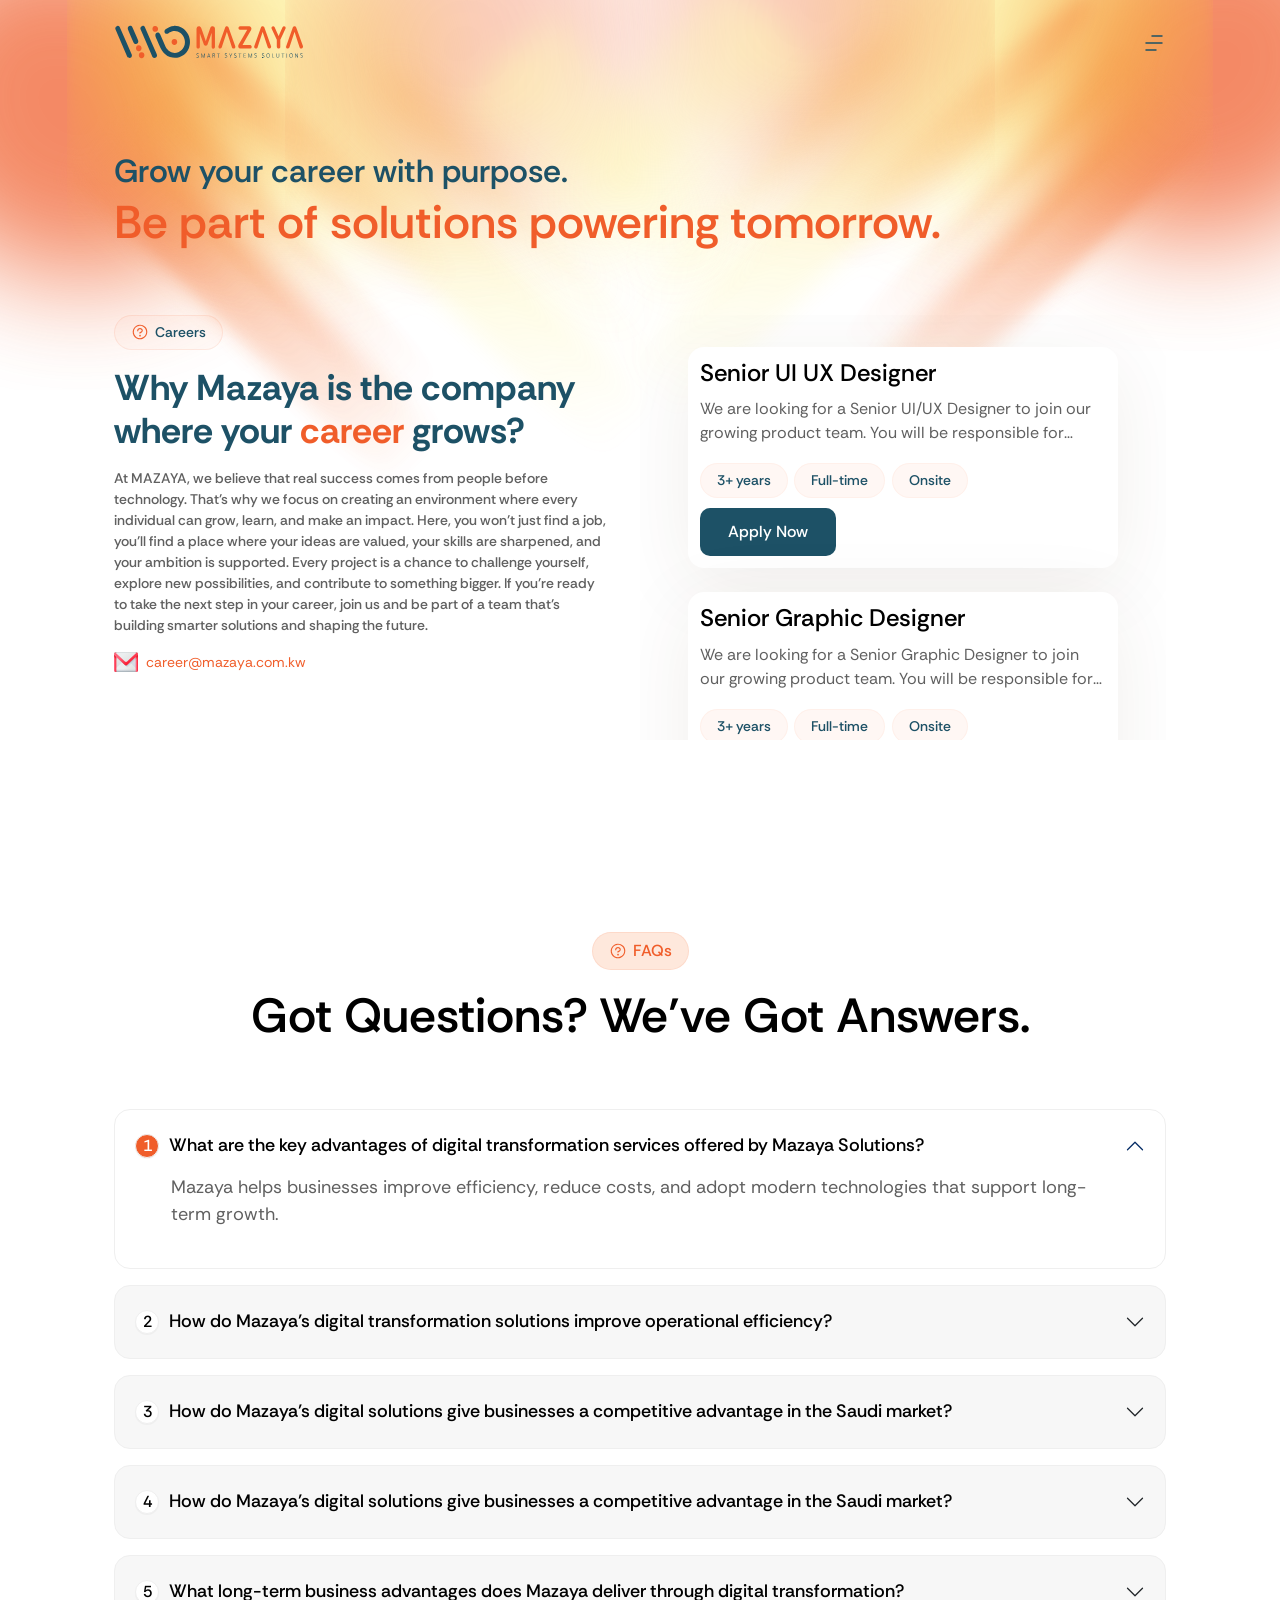
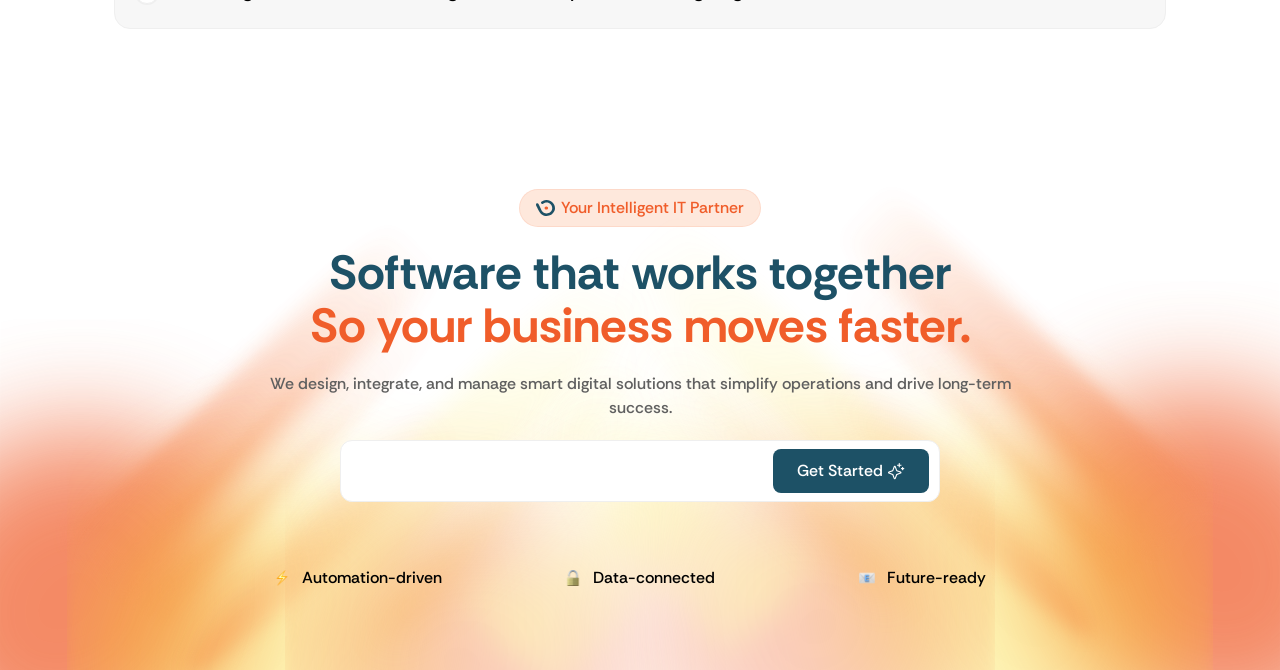
<file: carrers.html>
<!doctype html>
<html lang="en">

<head>
  <meta charset="UTF-8" />
  <meta name="viewport" content="width=device-width, initial-scale=1.0" />
  <title>Mazaya</title>

  <!-- Bootstrap Icons -->
  <link rel="stylesheet" href="https://cdn.jsdelivr.net/npm/bootstrap-icons@1.11.3/font/bootstrap-icons.min.css">
  <!-- Bootstrap5 CSS -->
  <link href="https://cdn.jsdelivr.net/npm/bootstrap@5.3.2/dist/css/bootstrap.min.css" rel="stylesheet" />
  <!-- Main Css -->
  <link rel="stylesheet" href="scss/main.css" />

</head>

<body>
  <div class="site-wrapper">
    <main class="flex-grow-1">
      <div class="bg-gradient position-absolute top-0">
        <img src="assets/images/hero_bgs.svg" class="w-100" alt="bg" />
      </div>

      <!-- Navbar -->
      <nav class="navbar">
        <div class="container">
          <a class="navbar-brand" href="#">
            <img src="assets/images/logo.svg" alt="logo_img" />
          </a>
          <button class="navbar-toggler" type="button" data-bs-toggle="collapse" data-bs-target="#navbarSupportedContent"
            aria-controls="navbarSupportedContent" aria-expanded="false" aria-label="Toggle navigation">
            <img src="assets/images/icons/menu_icon.svg" alt="menu_btn" />
          </button>

          <div class="collapse navbar-collapse" id="navbarSupportedContent">
            <!-- Menu Header for Overlay -->
            <div class="menu-header">
              <a class="navbar-brand" href="#">
                 <img src="assets/images/small-logo.svg" alt="logo_img" />
              </a>
              <button class="btn-close-custom" type="button" data-bs-toggle="collapse"
                data-bs-target="#navbarSupportedContent" aria-label="Close">
                &times;
              </button>
            </div>

            <ul class="navbar-nav">
              <li class="nav-item">
                <a class="nav-link active" aria-current="page" href="#">Home</a>
              </li>
              <li class="nav-item">
                <a class="nav-link" href="#">About Us</a>
              </li>
              <li class="nav-item">
                <a class="nav-link" aria-disabled="true">Services</a>
              </li>
              <li class="nav-item">
                <a class="nav-link" aria-disabled="true">Products</a>
              </li>
              <li class="nav-item">
                <a class="nav-link" aria-disabled="true">Contact Us</a>
              </li>
              <li class="nav-item">
                <a class="nav-link" aria-disabled="true">Blog</a>
              </li>
              <li class="nav-item">
                <a class="nav-link" aria-disabled="true">Careers</a>
              </li>
              <li class="nav-item">
                <a class="nav-link" aria-disabled="true">Document Center</a>
              </li>
            </ul>
            <div class="language-switcher">
              <span class="lang-text active">English</span>
              <span class="lang-text">Arabic</span>
            </div>
          </div>

        </div>
      </nav>

      <!-- Main Section -->
      <section class="main_page_header">
        <div class="container">
          <div class="main-text">
            <h1 class="main_title">
                Grow your career with purpose.
                <span class="subtitle-orange">Be part of solutions powering tomorrow.</span>
            </h1>
          </div>
        </div>
      </section>

      <section class="carrers-section">
        <div class="container">
           <div class="grid-2">
             <div class="small_main_text">
                <div class="badge-pill">
                <svg xmlns="http://www.w3.org/2000/svg" width="18" height="18" viewBox="0 0 18 18" fill="none">
                    <path d="M9.84375 12.6562C9.84375 12.8231 9.79427 12.9863 9.70156 13.125C9.60884 13.2638 9.47707 13.3719 9.32289 13.4358C9.16872 13.4996 8.99907 13.5163 8.8354 13.4838C8.67172 13.4512 8.52138 13.3709 8.40338 13.2529C8.28538 13.1349 8.20502 12.9845 8.17247 12.8209C8.13991 12.6572 8.15662 12.4875 8.22048 12.3334C8.28434 12.1792 8.39249 12.0474 8.53124 11.9547C8.66999 11.862 8.83313 11.8125 9 11.8125C9.22378 11.8125 9.43839 11.9014 9.59662 12.0596C9.75486 12.2179 9.84375 12.4325 9.84375 12.6562ZM9 5.0625C7.44891 5.0625 6.1875 6.19805 6.1875 7.59375V7.875C6.1875 8.02418 6.24677 8.16726 6.35226 8.27275C6.45775 8.37824 6.60082 8.4375 6.75 8.4375C6.89919 8.4375 7.04226 8.37824 7.14775 8.27275C7.25324 8.16726 7.3125 8.02418 7.3125 7.875V7.59375C7.3125 6.82031 8.06977 6.1875 9 6.1875C9.93024 6.1875 10.6875 6.82031 10.6875 7.59375C10.6875 8.36719 9.93024 9 9 9C8.85082 9 8.70775 9.05926 8.60226 9.16475C8.49677 9.27024 8.4375 9.41332 8.4375 9.5625V10.125C8.4375 10.2742 8.49677 10.4173 8.60226 10.5227C8.70775 10.6282 8.85082 10.6875 9 10.6875C9.14919 10.6875 9.29226 10.6282 9.39775 10.5227C9.50324 10.4173 9.5625 10.2742 9.5625 10.125V10.0744C10.845 9.83883 11.8125 8.81578 11.8125 7.59375C11.8125 6.19805 10.5511 5.0625 9 5.0625ZM16.3125 9C16.3125 10.4463 15.8836 11.8601 15.0801 13.0626C14.2766 14.2651 13.1346 15.2024 11.7984 15.7559C10.4622 16.3093 8.99189 16.4541 7.57341 16.172C6.15492 15.8898 4.85196 15.1934 3.82928 14.1707C2.80661 13.148 2.11017 11.8451 1.82801 10.4266C1.54586 9.00811 1.69067 7.53781 2.24413 6.20163C2.7976 4.86544 3.73486 3.72339 4.9374 2.91988C6.13993 2.11637 7.55373 1.6875 9 1.6875C10.9388 1.68955 12.7975 2.46063 14.1685 3.83154C15.5394 5.20246 16.3105 7.06123 16.3125 9ZM15.1875 9C15.1875 7.77623 14.8246 6.57994 14.1447 5.56241C13.4648 4.54488 12.4985 3.75181 11.3679 3.2835C10.2372 2.81518 8.99314 2.69264 7.79288 2.93139C6.59262 3.17014 5.49012 3.75944 4.62478 4.62478C3.75944 5.49011 3.17014 6.59262 2.93139 7.79288C2.69265 8.99314 2.81518 10.2372 3.2835 11.3679C3.75182 12.4985 4.54488 13.4648 5.56241 14.1447C6.57994 14.8246 7.77623 15.1875 9 15.1875C10.6405 15.1856 12.2132 14.5331 13.3732 13.3732C14.5331 12.2132 15.1856 10.6405 15.1875 9Z" fill="#F05D2A"/>
                </svg>
                <span> Careers </span>
                </div>

                <h1 class="main_title">
                Why Mazaya is the company where your <span class="subtitle-orange d-inline">career</span> grows?
                </h1>

                <p class="description">
                  At MAZAYA, we believe that real success comes from people before technology. That’s why we focus on creating an environment where every individual can grow, learn, and make an impact.
                  Here, you won’t just find a job, you’ll find a place where your ideas are valued, your skills are sharpened, and your ambition is supported. Every project is a chance to challenge yourself, explore new possibilities, and contribute to something bigger.
                  If you’re ready to take the next step in your career, join us and be part of a team that’s building smarter solutions and shaping the future.
                </p>
                <p class="email description">
                  <img src="assets/images/icons/email.svg" alt="email icon">
                  <span>career@mazaya.com.kw</span>
                </p>
             </div>

             <div class="jobs-vacancies">
                <!-- Job Card 1 -->
                <div class="job-card custom-card">
                    <h3 class="job-title">Senior UI UX Designer</h3>
                    <p class="job-desc">
                        We are looking for a Senior UI/UX Designer to join our growing product team. You will be responsible for leading the design o...
                    </p>
                    <div class="job-footer">
                        <div class="job-tags">
                            <span class="tag">3+ years</span>
                            <span class="tag">Full-time</span>
                            <span class="tag">Onsite</span>
                        </div>
                        <a href="#" class="btn-apply">Apply Now</a>
                    </div>
                </div>

                <!-- Job Card 2 -->
                <div class="job-card custom-card">
                    <h3 class="job-title">Senior Graphic Designer</h3>
                    <p class="job-desc">
                        We are looking for a Senior Graphic Designer to join our growing product team. You will be responsible for leading the...
                    </p>
                    <div class="job-footer">
                        <div class="job-tags">
                            <span class="tag">3+ years</span>
                            <span class="tag">Full-time</span>
                            <span class="tag">Onsite</span>
                        </div>
                        <a href="#" class="btn-apply">Apply Now</a>
                    </div>
                </div>

                <!-- Job Card 3 -->
                <div class="job-card custom-card">
                    <h3 class="job-title">Frontend Developer</h3>
                    <p class="job-desc">
                        Join our development team to build modern, responsive web applications using the latest technologies...
                    </p>
                    <div class="job-footer">
                        <div class="job-tags">
                            <span class="tag">2+ years</span>
                            <span class="tag">Full-time</span>
                            <span class="tag">Remote</span>
                        </div>
                        <a href="#" class="btn-apply">Apply Now</a>
                    </div>
                </div>
             </div>
           </div>
        </div>
      </section>

       <!-- FAQ Section -->
      <section class="faq-section">
            <div class="container">
            
            <!-- Section Header -->
            <div class="main-text">
                <div class="badge-pill">
                <svg xmlns="http://www.w3.org/2000/svg" width="18" height="18" viewBox="0 0 18 18" fill="none">
                    <path d="M9.84375 12.6562C9.84375 12.8231 9.79427 12.9863 9.70156 13.125C9.60884 13.2638 9.47707 13.3719 9.32289 13.4358C9.16872 13.4996 8.99907 13.5163 8.8354 13.4838C8.67172 13.4512 8.52138 13.3709 8.40338 13.2529C8.28538 13.1349 8.20502 12.9845 8.17247 12.8209C8.13991 12.6572 8.15662 12.4875 8.22048 12.3334C8.28434 12.1792 8.39249 12.0474 8.53124 11.9547C8.66999 11.862 8.83313 11.8125 9 11.8125C9.22378 11.8125 9.43839 11.9014 9.59662 12.0596C9.75486 12.2179 9.84375 12.4325 9.84375 12.6562ZM9 5.0625C7.44891 5.0625 6.1875 6.19805 6.1875 7.59375V7.875C6.1875 8.02418 6.24677 8.16726 6.35226 8.27275C6.45775 8.37824 6.60082 8.4375 6.75 8.4375C6.89919 8.4375 7.04226 8.37824 7.14775 8.27275C7.25324 8.16726 7.3125 8.02418 7.3125 7.875V7.59375C7.3125 6.82031 8.06977 6.1875 9 6.1875C9.93024 6.1875 10.6875 6.82031 10.6875 7.59375C10.6875 8.36719 9.93024 9 9 9C8.85082 9 8.70775 9.05926 8.60226 9.16475C8.49677 9.27024 8.4375 9.41332 8.4375 9.5625V10.125C8.4375 10.2742 8.49677 10.4173 8.60226 10.5227C8.70775 10.6282 8.85082 10.6875 9 10.6875C9.14919 10.6875 9.29226 10.6282 9.39775 10.5227C9.50324 10.4173 9.5625 10.2742 9.5625 10.125V10.0744C10.845 9.83883 11.8125 8.81578 11.8125 7.59375C11.8125 6.19805 10.5511 5.0625 9 5.0625ZM16.3125 9C16.3125 10.4463 15.8836 11.8601 15.0801 13.0626C14.2766 14.2651 13.1346 15.2024 11.7984 15.7559C10.4622 16.3093 8.99189 16.4541 7.57341 16.172C6.15492 15.8898 4.85196 15.1934 3.82928 14.1707C2.80661 13.148 2.11017 11.8451 1.82801 10.4266C1.54586 9.00811 1.69067 7.53781 2.24413 6.20163C2.7976 4.86544 3.73486 3.72339 4.9374 2.91988C6.13993 2.11637 7.55373 1.6875 9 1.6875C10.9388 1.68955 12.7975 2.46063 14.1685 3.83154C15.5394 5.20246 16.3105 7.06123 16.3125 9ZM15.1875 9C15.1875 7.77623 14.8246 6.57994 14.1447 5.56241C13.4648 4.54488 12.4985 3.75181 11.3679 3.2835C10.2372 2.81518 8.99314 2.69264 7.79288 2.93139C6.59262 3.17014 5.49012 3.75944 4.62478 4.62478C3.75944 5.49011 3.17014 6.59262 2.93139 7.79288C2.69265 8.99314 2.81518 10.2372 3.2835 11.3679C3.75182 12.4985 4.54488 13.4648 5.56241 14.1447C6.57994 14.8246 7.77623 15.1875 9 15.1875C10.6405 15.1856 12.2132 14.5331 13.3732 13.3732C14.5331 12.2132 15.1856 10.6405 15.1875 9Z" fill="#F05D2A"/>
                </svg>
                <span> FAQs </span>
                </div>

                <h1 class="main_title font-color">
                Got Questions? We’ve Got Answers.
                </h1>
            </div>

            <!-- FAQ Accordion -->
            <div class="FAQ_accordion accordion" id="accordionExample">
                <div class="accordion-item">
                <h2 class="accordion-header">
                    <div class="accordion_no">1</div>
                    <button class="accordion-button" type="button" data-bs-toggle="collapse" data-bs-target="#collapseOne" aria-expanded="true" aria-controls="collapseOne">
                    What are the key advantages of digital transformation services offered by Mazaya Solutions?
                    </button>
                </h2>
                <div id="collapseOne" class="accordion-collapse collapse show" data-bs-parent="#accordionExample">
                    <div class="accordion-body">
                    Mazaya helps businesses improve efficiency, reduce costs, and adopt modern technologies that support long-term growth.
                    </div>
                </div>
                </div>
                <div class="accordion-item">
                <h2 class="accordion-header">
                    <div class="accordion_no">2</div>
                    <button class="accordion-button collapsed" type="button" data-bs-toggle="collapse" data-bs-target="#collapseTwo" aria-expanded="false" aria-controls="collapseTwo">
                    How do Mazaya’s digital transformation solutions improve operational efficiency?
                    </button>
                </h2>
                <div id="collapseTwo" class="accordion-collapse collapse" data-bs-parent="#accordionExample">
                    <div class="accordion-body">
                    <strong>This is the second item’s accordion body.</strong> It is hidden by default, until the collapse plugin adds the appropriate classes that we use to style each element. These classes control the overall appearance, as well as the showing and hiding via CSS transitions. You can modify any of this with custom CSS or overriding our default variables. It’s also worth noting that just about any HTML can go within the <code>.accordion-body</code>, though the transition does limit overflow.
                    </div>
                </div>
                </div>
                <div class="accordion-item">
                <h2 class="accordion-header">
                    <span class="accordion_no">3</span>
                    <button class="accordion-button collapsed" type="button" data-bs-toggle="collapse" data-bs-target="#collapseThree" aria-expanded="false" aria-controls="collapseThree">
                    How do Mazaya’s digital solutions give businesses a competitive advantage in the Saudi market?
                    </button>
                </h2>
                <div id="collapseThree" class="accordion-collapse collapse" data-bs-parent="#accordionExample">
                    <div class="accordion-body">
                    <strong>This is the third item’s accordion body.</strong> It is hidden by default, until the collapse plugin adds the appropriate classes that we use to style each element. These classes control the overall appearance, as well as the showing and hiding via CSS transitions. You can modify any of this with custom CSS or overriding our default variables. It’s also worth noting that just about any HTML can go within the <code>.accordion-body</code>, though the transition does limit overflow.
                    </div>
                </div>
                </div>
                <div class="accordion-item">
                <h2 class="accordion-header">
                    <span class="accordion_no">4</span>
                    <button class="accordion-button collapsed" type="button" data-bs-toggle="collapse" data-bs-target="#collapseFour" aria-expanded="false" aria-controls="collapseFour">
                    How do Mazaya’s digital solutions give businesses a competitive advantage in the Saudi market?
                    </button>
                </h2>
                <div id="collapseFour" class="accordion-collapse collapse" data-bs-parent="#accordionExample">
                    <div class="accordion-body">
                    <strong>This is the fourth item’s accordion body.</strong> It is hidden by default, until the collapse plugin adds the appropriate classes that we use to style each element. These classes control the overall appearance, as well as the showing and hiding via CSS transitions. You can modify any of this with custom CSS or overriding our default variables. It’s also worth noting that just about any HTML can go within the <code>.accordion-body</code>, though the transition does limit overflow.
                    </div>
                </div>
                </div>
                <div class="accordion-item">
                <h2 class="accordion-header">
                    <span class="accordion_no">5</span>
                    <button class="accordion-button collapsed" type="button" data-bs-toggle="collapse" data-bs-target="#collapseFive" aria-expanded="false" aria-controls="collapseFive">
                    What long-term business advantages does Mazaya deliver through digital transformation?
                    </button>
                </h2>
                <div id="collapseFive" class="accordion-collapse collapse" data-bs-parent="#accordionExample">
                    <div class="accordion-body">
                    <strong>This is the fourth item’s accordion body.</strong> It is hidden by default, until the collapse plugin adds the appropriate classes that we use to style each element. These classes control the overall appearance, as well as the showing and hiding via CSS transitions. You can modify any of this with custom CSS or overriding our default variables. It’s also worth noting that just about any HTML can go within the <code>.accordion-body</code>, though the transition does limit overflow.
                    </div>
                </div>
                </div>
            </div>
            
            </div>
      </section>
    </main>

   <!-- Footer -->
   <footer>
    <div class="container">    
      <div class="main-text">
        <div class="badge-pill">
          <img src="assets/images/icons/mazaya_icon.svg" alt="icon-img"  />
          <span> Your Intelligent IT Partner </span>
        </div>

        <h1 class="footer_title">
          Software that works together
          <span class="subtitle-orange">So your business moves faster.</span>
        </h1>

        <p class="footer_desc">
         We design, integrate, and manage smart digital solutions that simplify operations and drive long-term success.
        </p>

        <div class="footer-input-wrapper">
          <input type="text" />
          <button class="btn-start custom-btn btn-secondary">
            Get Started
            <svg xmlns="http://www.w3.org/2000/svg" width="17" height="17" viewBox="0 0 17 17" fill="none">
              <path d="M12.7702 8.51203L9.14348 7.17187L7.80755 3.54234C7.72843 3.32742 7.5853 3.14193 7.39745 3.01091C7.20961 2.87989 6.9861 2.80964 6.75708 2.80964C6.52805 2.80964 6.30454 2.87989 6.1167 3.01091C5.92886 3.14193 5.78572 3.32742 5.70661 3.54234L4.36223 7.17187L0.732702 8.50781C0.517777 8.58692 0.332291 8.73006 0.20127 8.9179C0.0702496 9.10575 0 9.32926 0 9.55828C0 9.7873 0.0702496 10.0108 0.20127 10.1987C0.332291 10.3865 0.517777 10.5296 0.732702 10.6087L4.36223 11.9531L5.69817 15.5827C5.77728 15.7976 5.92042 15.9831 6.10826 16.1141C6.2961 16.2451 6.51962 16.3154 6.74864 16.3154C6.97766 16.3154 7.20117 16.2451 7.38902 16.1141C7.57686 15.9831 7.71999 15.7976 7.79911 15.5827L9.14348 11.9531L12.773 10.6172C12.9879 10.5381 13.1734 10.3949 13.3044 10.2071C13.4355 10.0193 13.5057 9.79574 13.5057 9.56672C13.5057 9.33769 13.4355 9.11418 13.3044 8.92634C13.1734 8.7385 12.9879 8.59536 12.773 8.51625L12.7702 8.51203ZM8.51067 10.9842C8.43432 11.0124 8.36498 11.0567 8.30744 11.1143C8.2499 11.1718 8.20553 11.2411 8.17739 11.3175L6.75286 15.177L5.33114 11.3203C5.30304 11.2432 5.2584 11.1731 5.20034 11.115C5.14227 11.057 5.0722 11.0123 4.99505 10.9842L1.13841 9.5625L4.99505 8.14078C5.0722 8.11269 5.14227 8.06804 5.20034 8.00998C5.2584 7.95191 5.30304 7.88184 5.33114 7.80469L6.75286 3.94805L8.17458 7.80469C8.20272 7.88104 8.24709 7.95038 8.30463 8.00792C8.36217 8.06546 8.43151 8.10983 8.50786 8.13797L12.3673 9.5625L8.51067 10.9842ZM9.00286 2.25C9.00286 2.10082 9.06212 1.95774 9.16761 1.85225C9.2731 1.74676 9.41617 1.6875 9.56536 1.6875H10.6904V0.5625C10.6904 0.413316 10.7496 0.270242 10.8551 0.164752C10.9606 0.0592632 11.1037 0 11.2529 0C11.402 0 11.5451 0.0592632 11.6506 0.164752C11.7561 0.270242 11.8154 0.413316 11.8154 0.5625V1.6875H12.9404C13.0895 1.6875 13.2326 1.74676 13.3381 1.85225C13.4436 1.95774 13.5029 2.10082 13.5029 2.25C13.5029 2.39918 13.4436 2.54226 13.3381 2.64775C13.2326 2.75324 13.0895 2.8125 12.9404 2.8125H11.8154V3.9375C11.8154 4.08668 11.7561 4.22976 11.6506 4.33525C11.5451 4.44074 11.402 4.5 11.2529 4.5C11.1037 4.5 10.9606 4.44074 10.8551 4.33525C10.7496 4.22976 10.6904 4.08668 10.6904 3.9375V2.8125H9.56536C9.41617 2.8125 9.2731 2.75324 9.16761 2.64775C9.06212 2.54226 9.00286 2.39918 9.00286 2.25ZM16.3154 5.625C16.3154 5.77418 16.2561 5.91726 16.1506 6.02275C16.0451 6.12824 15.902 6.1875 15.7529 6.1875H15.1904V6.75C15.1904 6.89918 15.1311 7.04226 15.0256 7.14775C14.9201 7.25324 14.777 7.3125 14.6279 7.3125C14.4787 7.3125 14.3356 7.25324 14.2301 7.14775C14.1246 7.04226 14.0654 6.89918 14.0654 6.75V6.1875H13.5029C13.3537 6.1875 13.2106 6.12824 13.1051 6.02275C12.9996 5.91726 12.9404 5.77418 12.9404 5.625C12.9404 5.47582 12.9996 5.33274 13.1051 5.22725C13.2106 5.12176 13.3537 5.0625 13.5029 5.0625H14.0654V4.5C14.0654 4.35082 14.1246 4.20774 14.2301 4.10225C14.3356 3.99676 14.4787 3.9375 14.6279 3.9375C14.777 3.9375 14.9201 3.99676 15.0256 4.10225C15.1311 4.20774 15.1904 4.35082 15.1904 4.5V5.0625H15.7529C15.902 5.0625 16.0451 5.12176 16.1506 5.22725C16.2561 5.33274 16.3154 5.47582 16.3154 5.625Z" fill="white"/>
            </svg>
          </button>
        </div>
      </div>
      <div class="footer-catergory grid-3 w-75">
          <div> <img src="assets/images/icons/Automation-driven.svg" alt="icon-img"> <span>Automation-driven</span></div>
          <div> <img src="assets/images/icons/Data-connected.svg" alt="icon-img">  <span>Data-connected</span></div>
          <div> <img src="assets/images/icons/future.svg" alt="icon-img"> <span>Future-ready</span> </div>
        </div>
    </div>
   </footer>

   <!-- bottom bg -->
   <div class="bg-gradient-bottom position-absolute bottom-0">
    <img src="assets/images/hero_bgs.svg" class="w-100" alt="bg" />
  </div>
</body>
<!-- Bootstrap 5 JS Bundle (includes Popper) -->
<script src="https://cdn.jsdelivr.net/npm/bootstrap@5.3.2/dist/js/bootstrap.bundle.min.js"></script>

<script src="js/main.js"></script>

</html>
</file>
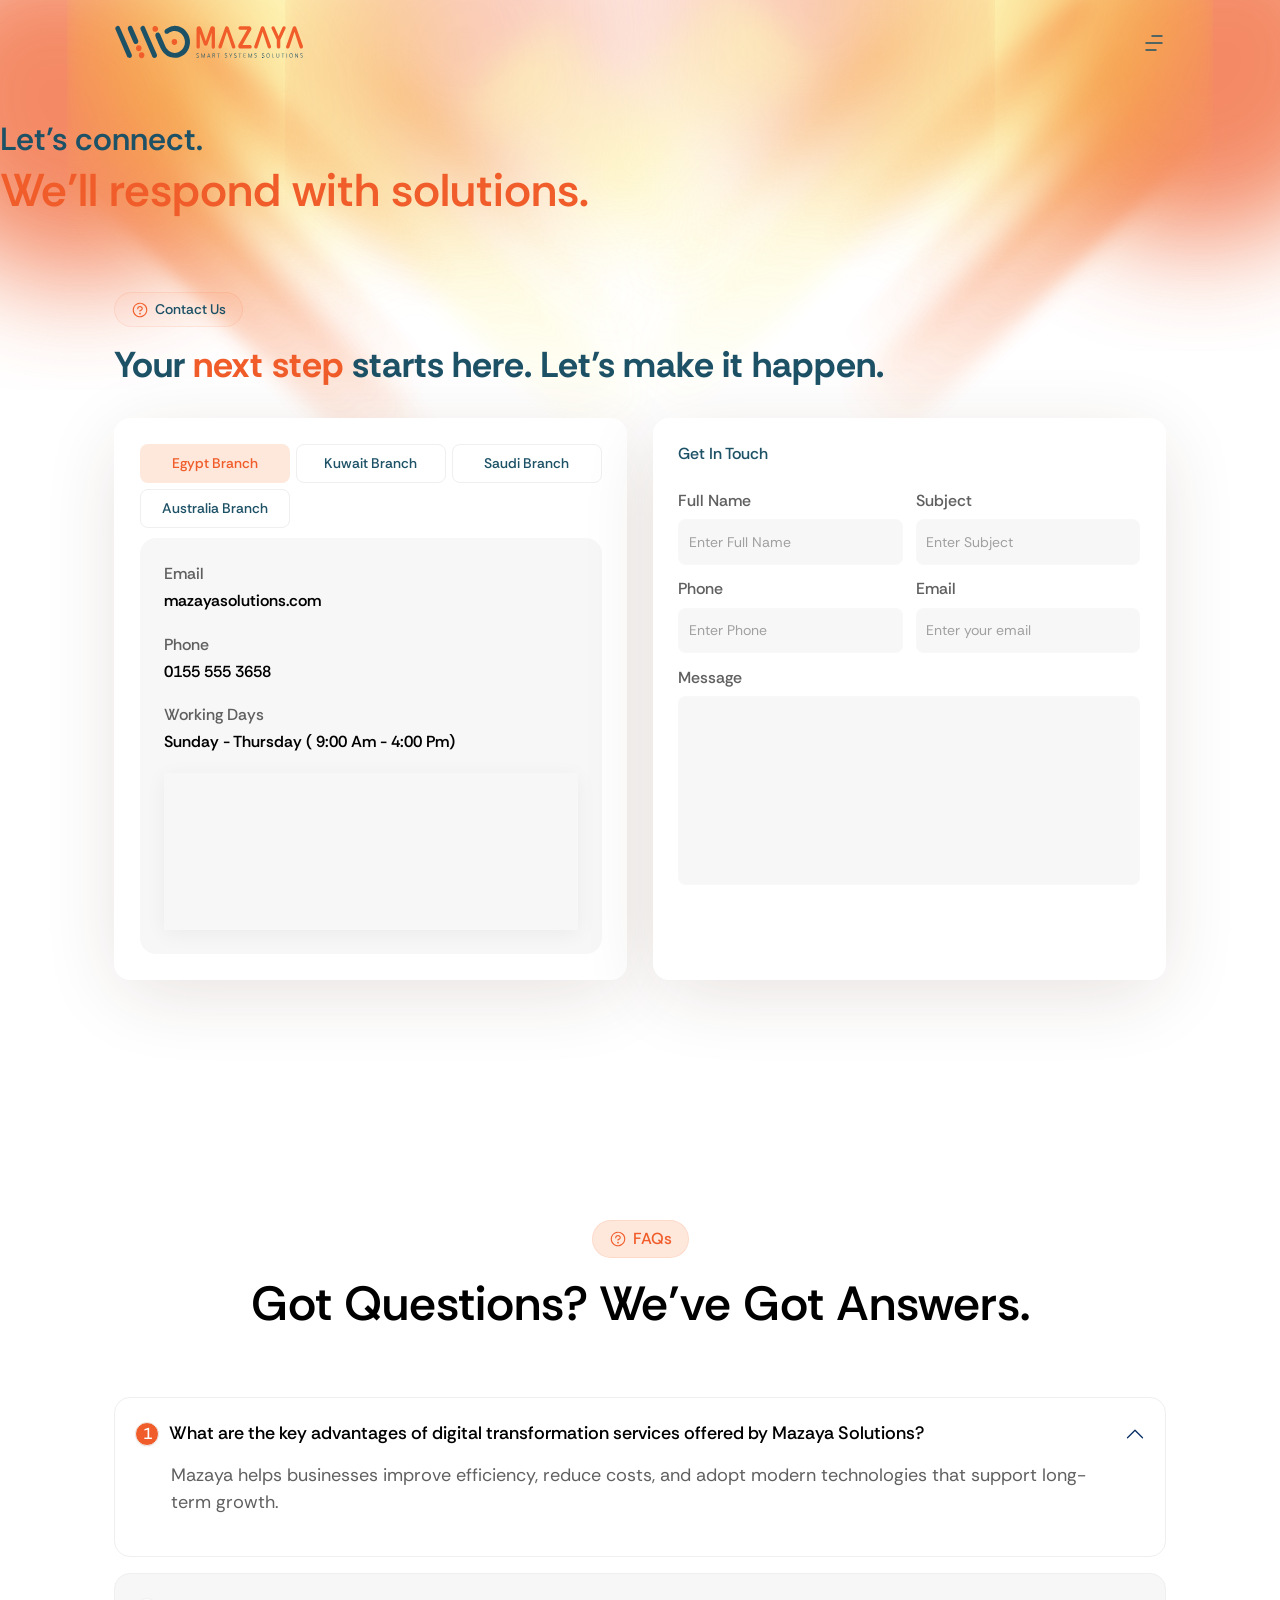
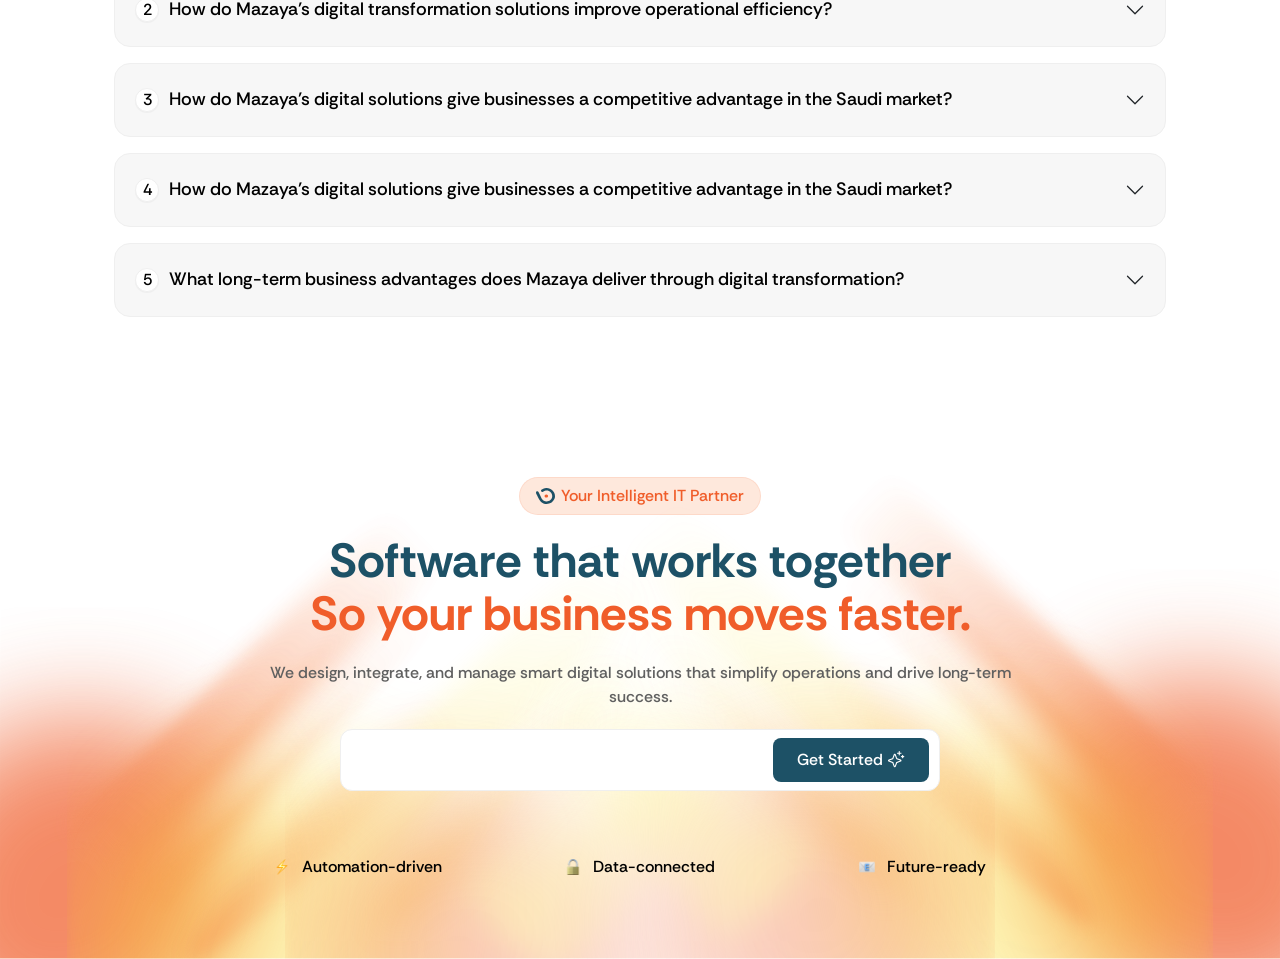
<file: contact-us.html>
<!doctype html>
<html lang="en">

<head>
  <meta charset="UTF-8" />
  <meta name="viewport" content="width=device-width, initial-scale=1.0" />
  <title>Mazaya</title>

  <!-- Bootstrap Icons -->
  <link rel="stylesheet" href="https://cdn.jsdelivr.net/npm/bootstrap-icons@1.11.3/font/bootstrap-icons.min.css">
  <!-- Bootstrap5 CSS -->
  <link href="https://cdn.jsdelivr.net/npm/bootstrap@5.3.2/dist/css/bootstrap.min.css" rel="stylesheet" />
  <!-- Main Css -->
  <link rel="stylesheet" href="scss/main.css" />

</head>

<body>
  <div class="site-wrapper">
    <main class="flex-grow-1">
      <div class="bg-gradient position-absolute top-0">
        <img src="assets/images/hero_bgs.svg" class="w-100" alt="bg" />
      </div>

      <!-- Navbar -->
      <nav class="navbar">
        <div class="container">
          <a class="navbar-brand" href="#">
            <img src="assets/images/logo.svg" alt="logo_img" />
          </a>
          <button class="navbar-toggler" type="button" data-bs-toggle="collapse" data-bs-target="#navbarSupportedContent"
            aria-controls="navbarSupportedContent" aria-expanded="false" aria-label="Toggle navigation">
            <img src="assets/images/icons/menu_icon.svg" alt="menu_btn" />
          </button>

          <div class="collapse navbar-collapse" id="navbarSupportedContent">
            <!-- Menu Header for Overlay -->
            <div class="menu-header">
              <a class="navbar-brand" href="#">
                <img src="assets/images/small-logo.svg" alt="logo_img" />
              </a>
              <button class="btn-close-custom" type="button" data-bs-toggle="collapse"
                data-bs-target="#navbarSupportedContent" aria-label="Close">
                &times;
              </button>
            </div>

            <ul class="navbar-nav">
              <li class="nav-item">
                <a class="nav-link active" aria-current="page" href="#">Home</a>
              </li>
              <li class="nav-item">
                <a class="nav-link" href="#">About Us</a>
              </li>
              <li class="nav-item">
                <a class="nav-link" aria-disabled="true">Services</a>
              </li>
              <li class="nav-item">
                <a class="nav-link" aria-disabled="true">Products</a>
              </li>
              <li class="nav-item">
                <a class="nav-link" aria-disabled="true">Contact Us</a>
              </li>
              <li class="nav-item">
                <a class="nav-link" aria-disabled="true">Blog</a>
              </li>
              <li class="nav-item">
                <a class="nav-link" aria-disabled="true">Careers</a>
              </li>
              <li class="nav-item">
                <a class="nav-link" aria-disabled="true">Document Center</a>
              </li>
            </ul>
            <div class="language-switcher">
              <span class="lang-text active">English</span>
              <span class="lang-text">Arabic</span>
            </div>
          </div>

        </div>
      </nav>

      <!-- Main Section -->
      <div class="main_page_header">
          <div class="main-text">
            <h1 class="main_title">
                <span>Let’s connect.</span>
                <span class="subtitle-orange">We’ll respond with solutions.</span>
            </h1>
          </div>
      </div>

      <!-- Contact Section -->
      <section class="contact-section">
        <div class="container">
            <div class="small_main_text">
                <div class="badge-pill">
                <svg xmlns="http://www.w3.org/2000/svg" width="18" height="18" viewBox="0 0 18 18" fill="none">
                    <path d="M9.84375 12.6562C9.84375 12.8231 9.79427 12.9863 9.70156 13.125C9.60884 13.2638 9.47707 13.3719 9.32289 13.4358C9.16872 13.4996 8.99907 13.5163 8.8354 13.4838C8.67172 13.4512 8.52138 13.3709 8.40338 13.2529C8.28538 13.1349 8.20502 12.9845 8.17247 12.8209C8.13991 12.6572 8.15662 12.4875 8.22048 12.3334C8.28434 12.1792 8.39249 12.0474 8.53124 11.9547C8.66999 11.862 8.83313 11.8125 9 11.8125C9.22378 11.8125 9.43839 11.9014 9.59662 12.0596C9.75486 12.2179 9.84375 12.4325 9.84375 12.6562ZM9 5.0625C7.44891 5.0625 6.1875 6.19805 6.1875 7.59375V7.875C6.1875 8.02418 6.24677 8.16726 6.35226 8.27275C6.45775 8.37824 6.60082 8.4375 6.75 8.4375C6.89919 8.4375 7.04226 8.37824 7.14775 8.27275C7.25324 8.16726 7.3125 8.02418 7.3125 7.875V7.59375C7.3125 6.82031 8.06977 6.1875 9 6.1875C9.93024 6.1875 10.6875 6.82031 10.6875 7.59375C10.6875 8.36719 9.93024 9 9 9C8.85082 9 8.70775 9.05926 8.60226 9.16475C8.49677 9.27024 8.4375 9.41332 8.4375 9.5625V10.125C8.4375 10.2742 8.49677 10.4173 8.60226 10.5227C8.70775 10.6282 8.85082 10.6875 9 10.6875C9.14919 10.6875 9.29226 10.6282 9.39775 10.5227C9.50324 10.4173 9.5625 10.2742 9.5625 10.125V10.0744C10.845 9.83883 11.8125 8.81578 11.8125 7.59375C11.8125 6.19805 10.5511 5.0625 9 5.0625ZM16.3125 9C16.3125 10.4463 15.8836 11.8601 15.0801 13.0626C14.2766 14.2651 13.1346 15.2024 11.7984 15.7559C10.4622 16.3093 8.99189 16.4541 7.57341 16.172C6.15492 15.8898 4.85196 15.1934 3.82928 14.1707C2.80661 13.148 2.11017 11.8451 1.82801 10.4266C1.54586 9.00811 1.69067 7.53781 2.24413 6.20163C2.7976 4.86544 3.73486 3.72339 4.9374 2.91988C6.13993 2.11637 7.55373 1.6875 9 1.6875C10.9388 1.68955 12.7975 2.46063 14.1685 3.83154C15.5394 5.20246 16.3105 7.06123 16.3125 9ZM15.1875 9C15.1875 7.77623 14.8246 6.57994 14.1447 5.56241C13.4648 4.54488 12.4985 3.75181 11.3679 3.2835C10.2372 2.81518 8.99314 2.69264 7.79288 2.93139C6.59262 3.17014 5.49012 3.75944 4.62478 4.62478C3.75944 5.49011 3.17014 6.59262 2.93139 7.79288C2.69265 8.99314 2.81518 10.2372 3.2835 11.3679C3.75182 12.4985 4.54488 13.4648 5.56241 14.1447C6.57994 14.8246 7.77623 15.1875 9 15.1875C10.6405 15.1856 12.2132 14.5331 13.3732 13.3732C14.5331 12.2132 15.1856 10.6405 15.1875 9Z" fill="#F05D2A"/>
                </svg>
                <span> Contact Us </span>
                </div>

                <h1 class="main_title">
                 Your <span class="subtitle-orange d-inline"> next step </span> starts here. Let’s make it happen.
                </h1>
            </div>
            <div class="contact-info grid-2">
              <div class="custom-card custom-card--sm contact-map">
                <div class="branch-tabs">
                    <button class="branch-tab active">Egypt Branch</button>
                    <button class="branch-tab">Kuwait Branch</button>
                    <button class="branch-tab">Saudi Branch</button>
                    <button class="branch-tab">Australia Branch</button>
                </div>

                <div class="branch-content">
                    <div class="info-group">
                    <span class="custom-label mb-0">Email</span>
                    <p class="info-value">mazayasolutions.com</p>
                    </div>

                    <div class="info-group">
                    <span class="custom-label mb-0">Phone</span>
                    <p class="info-value">0155 555 3658</p>
                    </div>

                    <div class="info-group">
                    <span class="custom-label mb-0">Working Days</span>
                    <p class="info-value">Sunday - Thursday ( 9:00 Am - 4:00 Pm)</p>
                    </div>

                    <div class="map-preview">
                        <iframe src="https://www.google.com/maps/embed?pb=!1m18!1m12!1m3!1d3506.326569276188!2d31.2497266152666!3d30.04442208166666!2m3!1f0!2f0!3f0!3m2!1i1024!2i768!4f13.1!3m3!1m2!1s0x14f5c4c0a0a0a0a0%3A0x14f5c4c0a0a0a0a0!2sMazaya%20Solutions!5e0!3m2!1sen!2s!4v1735188664000!5m2!1sen!2s" width="100%" height="150" allowfullscreen="" loading="lazy" referrerpolicy="no-referrer-when-downgrade"></iframe>
                    </div>
                </div>
              </div>
              
              <div class="custom-card custom-card--sm contact-form-card w-100 ">
                <h2 class="form-title w-100">Get In Touch</h2>
                <form action="#" class="contact-form custom-form w-100">
                    <div class="grid-2 gap-sm">
                    <div>
                        <label for="full_name" class="form-label">Full Name</label>
                        <input type="text" id="full_name" class="form-control-custom" placeholder="Enter Full Name">
                    </div>
                    <div>
                        <label for="subject" class="form-label">Subject</label>
                        <input type="text" id="subject" class="form-control-custom" placeholder="Enter Subject">
                    </div>
                    <div>
                        <label for="phone" class="form-label">Phone</label>
                        <input type="tel" id="phone" class="form-control-custom" placeholder="Enter Phone">
                    </div>
                    <div>
                        <label for="email" class="form-label">Email</label>
                        <input type="email" id="email" class="form-control-custom" placeholder="Enter your email">
                    </div>
                    <div class="full-width">
                        <label for="message" class="form-label">Message</label>
                        <textarea id="message" rows="7" class="form-control-custom"></textarea>
                    </div>
                    </div>
                </form>
              </div>
            </div>
      </section>

      <!-- FAQ Section -->
      <section class="faq-section">
            <div class="container">
            
            <!-- Section Header -->
            <div class="main-text">
                <div class="badge-pill">
                <svg xmlns="http://www.w3.org/2000/svg" width="18" height="18" viewBox="0 0 18 18" fill="none">
                    <path d="M9.84375 12.6562C9.84375 12.8231 9.79427 12.9863 9.70156 13.125C9.60884 13.2638 9.47707 13.3719 9.32289 13.4358C9.16872 13.4996 8.99907 13.5163 8.8354 13.4838C8.67172 13.4512 8.52138 13.3709 8.40338 13.2529C8.28538 13.1349 8.20502 12.9845 8.17247 12.8209C8.13991 12.6572 8.15662 12.4875 8.22048 12.3334C8.28434 12.1792 8.39249 12.0474 8.53124 11.9547C8.66999 11.862 8.83313 11.8125 9 11.8125C9.22378 11.8125 9.43839 11.9014 9.59662 12.0596C9.75486 12.2179 9.84375 12.4325 9.84375 12.6562ZM9 5.0625C7.44891 5.0625 6.1875 6.19805 6.1875 7.59375V7.875C6.1875 8.02418 6.24677 8.16726 6.35226 8.27275C6.45775 8.37824 6.60082 8.4375 6.75 8.4375C6.89919 8.4375 7.04226 8.37824 7.14775 8.27275C7.25324 8.16726 7.3125 8.02418 7.3125 7.875V7.59375C7.3125 6.82031 8.06977 6.1875 9 6.1875C9.93024 6.1875 10.6875 6.82031 10.6875 7.59375C10.6875 8.36719 9.93024 9 9 9C8.85082 9 8.70775 9.05926 8.60226 9.16475C8.49677 9.27024 8.4375 9.41332 8.4375 9.5625V10.125C8.4375 10.2742 8.49677 10.4173 8.60226 10.5227C8.70775 10.6282 8.85082 10.6875 9 10.6875C9.14919 10.6875 9.29226 10.6282 9.39775 10.5227C9.50324 10.4173 9.5625 10.2742 9.5625 10.125V10.0744C10.845 9.83883 11.8125 8.81578 11.8125 7.59375C11.8125 6.19805 10.5511 5.0625 9 5.0625ZM16.3125 9C16.3125 10.4463 15.8836 11.8601 15.0801 13.0626C14.2766 14.2651 13.1346 15.2024 11.7984 15.7559C10.4622 16.3093 8.99189 16.4541 7.57341 16.172C6.15492 15.8898 4.85196 15.1934 3.82928 14.1707C2.80661 13.148 2.11017 11.8451 1.82801 10.4266C1.54586 9.00811 1.69067 7.53781 2.24413 6.20163C2.7976 4.86544 3.73486 3.72339 4.9374 2.91988C6.13993 2.11637 7.55373 1.6875 9 1.6875C10.9388 1.68955 12.7975 2.46063 14.1685 3.83154C15.5394 5.20246 16.3105 7.06123 16.3125 9ZM15.1875 9C15.1875 7.77623 14.8246 6.57994 14.1447 5.56241C13.4648 4.54488 12.4985 3.75181 11.3679 3.2835C10.2372 2.81518 8.99314 2.69264 7.79288 2.93139C6.59262 3.17014 5.49012 3.75944 4.62478 4.62478C3.75944 5.49011 3.17014 6.59262 2.93139 7.79288C2.69265 8.99314 2.81518 10.2372 3.2835 11.3679C3.75182 12.4985 4.54488 13.4648 5.56241 14.1447C6.57994 14.8246 7.77623 15.1875 9 15.1875C10.6405 15.1856 12.2132 14.5331 13.3732 13.3732C14.5331 12.2132 15.1856 10.6405 15.1875 9Z" fill="#F05D2A"/>
                </svg>
                <span> FAQs </span>
                </div>

                <h1 class="main_title font-color">
                Got Questions? We’ve Got Answers.
                </h1>
            </div>

            <!-- FAQ Accordion -->
            <div class="FAQ_accordion accordion" id="accordionExample">
                <div class="accordion-item">
                <h2 class="accordion-header">
                    <div class="accordion_no">1</div>
                    <button class="accordion-button" type="button" data-bs-toggle="collapse" data-bs-target="#collapseOne" aria-expanded="true" aria-controls="collapseOne">
                    What are the key advantages of digital transformation services offered by Mazaya Solutions?
                    </button>
                </h2>
                <div id="collapseOne" class="accordion-collapse collapse show" data-bs-parent="#accordionExample">
                    <div class="accordion-body">
                    Mazaya helps businesses improve efficiency, reduce costs, and adopt modern technologies that support long-term growth.
                    </div>
                </div>
                </div>
                <div class="accordion-item">
                <h2 class="accordion-header">
                    <div class="accordion_no">2</div>
                    <button class="accordion-button collapsed" type="button" data-bs-toggle="collapse" data-bs-target="#collapseTwo" aria-expanded="false" aria-controls="collapseTwo">
                    How do Mazaya’s digital transformation solutions improve operational efficiency?
                    </button>
                </h2>
                <div id="collapseTwo" class="accordion-collapse collapse" data-bs-parent="#accordionExample">
                    <div class="accordion-body">
                    <strong>This is the second item’s accordion body.</strong> It is hidden by default, until the collapse plugin adds the appropriate classes that we use to style each element. These classes control the overall appearance, as well as the showing and hiding via CSS transitions. You can modify any of this with custom CSS or overriding our default variables. It’s also worth noting that just about any HTML can go within the <code>.accordion-body</code>, though the transition does limit overflow.
                    </div>
                </div>
                </div>
                <div class="accordion-item">
                <h2 class="accordion-header">
                    <span class="accordion_no">3</span>
                    <button class="accordion-button collapsed" type="button" data-bs-toggle="collapse" data-bs-target="#collapseThree" aria-expanded="false" aria-controls="collapseThree">
                    How do Mazaya’s digital solutions give businesses a competitive advantage in the Saudi market?
                    </button>
                </h2>
                <div id="collapseThree" class="accordion-collapse collapse" data-bs-parent="#accordionExample">
                    <div class="accordion-body">
                    <strong>This is the third item’s accordion body.</strong> It is hidden by default, until the collapse plugin adds the appropriate classes that we use to style each element. These classes control the overall appearance, as well as the showing and hiding via CSS transitions. You can modify any of this with custom CSS or overriding our default variables. It’s also worth noting that just about any HTML can go within the <code>.accordion-body</code>, though the transition does limit overflow.
                    </div>
                </div>
                </div>
                <div class="accordion-item">
                <h2 class="accordion-header">
                    <span class="accordion_no">4</span>
                    <button class="accordion-button collapsed" type="button" data-bs-toggle="collapse" data-bs-target="#collapseFour" aria-expanded="false" aria-controls="collapseFour">
                    How do Mazaya’s digital solutions give businesses a competitive advantage in the Saudi market?
                    </button>
                </h2>
                <div id="collapseFour" class="accordion-collapse collapse" data-bs-parent="#accordionExample">
                    <div class="accordion-body">
                    <strong>This is the fourth item’s accordion body.</strong> It is hidden by default, until the collapse plugin adds the appropriate classes that we use to style each element. These classes control the overall appearance, as well as the showing and hiding via CSS transitions. You can modify any of this with custom CSS or overriding our default variables. It’s also worth noting that just about any HTML can go within the <code>.accordion-body</code>, though the transition does limit overflow.
                    </div>
                </div>
                </div>
                <div class="accordion-item">
                <h2 class="accordion-header">
                    <span class="accordion_no">5</span>
                    <button class="accordion-button collapsed" type="button" data-bs-toggle="collapse" data-bs-target="#collapseFive" aria-expanded="false" aria-controls="collapseFive">
                    What long-term business advantages does Mazaya deliver through digital transformation?
                    </button>
                </h2>
                <div id="collapseFive" class="accordion-collapse collapse" data-bs-parent="#accordionExample">
                    <div class="accordion-body">
                    <strong>This is the fourth item’s accordion body.</strong> It is hidden by default, until the collapse plugin adds the appropriate classes that we use to style each element. These classes control the overall appearance, as well as the showing and hiding via CSS transitions. You can modify any of this with custom CSS or overriding our default variables. It’s also worth noting that just about any HTML can go within the <code>.accordion-body</code>, though the transition does limit overflow.
                    </div>
                </div>
                </div>
            </div>
            
            </div>
      </section>
      
  <!-- Footer -->
   <footer>
    <div class="container">    
      <div class="main-text">
        <div class="badge-pill">
          <img src="assets/images/icons/mazaya_icon.svg" alt="icon-img"  />
          <span> Your Intelligent IT Partner </span>
        </div>

        <h1 class="footer_title">
          Software that works together
          <span class="subtitle-orange">So your business moves faster.</span>
        </h1>

        <p class="footer_desc">
         We design, integrate, and manage smart digital solutions that simplify operations and drive long-term success.
        </p>

        <form class="footer-input-wrapper">
          <input type="text" class="form-control"/>
          <button type="submit" class="btn-start custom-btn btn-secondary">
            Get Started
            <svg xmlns="http://www.w3.org/2000/svg" width="17" height="17" viewBox="0 0 17 17" fill="none">
              <path d="M12.7702 8.51203L9.14348 7.17187L7.80755 3.54234C7.72843 3.32742 7.5853 3.14193 7.39745 3.01091C7.20961 2.87989 6.9861 2.80964 6.75708 2.80964C6.52805 2.80964 6.30454 2.87989 6.1167 3.01091C5.92886 3.14193 5.78572 3.32742 5.70661 3.54234L4.36223 7.17187L0.732702 8.50781C0.517777 8.58692 0.332291 8.73006 0.20127 8.9179C0.0702496 9.10575 0 9.32926 0 9.55828C0 9.7873 0.0702496 10.0108 0.20127 10.1987C0.332291 10.3865 0.517777 10.5296 0.732702 10.6087L4.36223 11.9531L5.69817 15.5827C5.77728 15.7976 5.92042 15.9831 6.10826 16.1141C6.2961 16.2451 6.51962 16.3154 6.74864 16.3154C6.97766 16.3154 7.20117 16.2451 7.38902 16.1141C7.57686 15.9831 7.71999 15.7976 7.79911 15.5827L9.14348 11.9531L12.773 10.6172C12.9879 10.5381 13.1734 10.3949 13.3044 10.2071C13.4355 10.0193 13.5057 9.79574 13.5057 9.56672C13.5057 9.33769 13.4355 9.11418 13.3044 8.92634C13.1734 8.7385 12.9879 8.59536 12.773 8.51625L12.7702 8.51203ZM8.51067 10.9842C8.43432 11.0124 8.36498 11.0567 8.30744 11.1143C8.2499 11.1718 8.20553 11.2411 8.17739 11.3175L6.75286 15.177L5.33114 11.3203C5.30304 11.2432 5.2584 11.1731 5.20034 11.115C5.14227 11.057 5.0722 11.0123 4.99505 10.9842L1.13841 9.5625L4.99505 8.14078C5.0722 8.11269 5.14227 8.06804 5.20034 8.00998C5.2584 7.95191 5.30304 7.88184 5.33114 7.80469L6.75286 3.94805L8.17458 7.80469C8.20272 7.88104 8.24709 7.95038 8.30463 8.00792C8.36217 8.06546 8.43151 8.10983 8.50786 8.13797L12.3673 9.5625L8.51067 10.9842ZM9.00286 2.25C9.00286 2.10082 9.06212 1.95774 9.16761 1.85225C9.2731 1.74676 9.41617 1.6875 9.56536 1.6875H10.6904V0.5625C10.6904 0.413316 10.7496 0.270242 10.8551 0.164752C10.9606 0.0592632 11.1037 0 11.2529 0C11.402 0 11.5451 0.0592632 11.6506 0.164752C11.7561 0.270242 11.8154 0.413316 11.8154 0.5625V1.6875H12.9404C13.0895 1.6875 13.2326 1.74676 13.3381 1.85225C13.4436 1.95774 13.5029 2.10082 13.5029 2.25C13.5029 2.39918 13.4436 2.54226 13.3381 2.64775C13.2326 2.75324 13.0895 2.8125 12.9404 2.8125H11.8154V3.9375C11.8154 4.08668 11.7561 4.22976 11.6506 4.33525C11.5451 4.44074 11.402 4.5 11.2529 4.5C11.1037 4.5 10.9606 4.44074 10.8551 4.33525C10.7496 4.22976 10.6904 4.08668 10.6904 3.9375V2.8125H9.56536C9.41617 2.8125 9.2731 2.75324 9.16761 2.64775C9.06212 2.54226 9.00286 2.39918 9.00286 2.25ZM16.3154 5.625C16.3154 5.77418 16.2561 5.91726 16.1506 6.02275C16.0451 6.12824 15.902 6.1875 15.7529 6.1875H15.1904V6.75C15.1904 6.89918 15.1311 7.04226 15.0256 7.14775C14.9201 7.25324 14.777 7.3125 14.6279 7.3125C14.4787 7.3125 14.3356 7.25324 14.2301 7.14775C14.1246 7.04226 14.0654 6.89918 14.0654 6.75V6.1875H13.5029C13.3537 6.1875 13.2106 6.12824 13.1051 6.02275C12.9996 5.91726 12.9404 5.77418 12.9404 5.625C12.9404 5.47582 12.9996 5.33274 13.1051 5.22725C13.2106 5.12176 13.3537 5.0625 13.5029 5.0625H14.0654V4.5C14.0654 4.35082 14.1246 4.20774 14.2301 4.10225C14.3356 3.99676 14.4787 3.9375 14.6279 3.9375C14.777 3.9375 14.9201 3.99676 15.0256 4.10225C15.1311 4.20774 15.1904 4.35082 15.1904 4.5V5.0625H15.7529C15.902 5.0625 16.0451 5.12176 16.1506 5.22725C16.2561 5.33274 16.3154 5.47582 16.3154 5.625Z" fill="white"/>
            </svg>
          </button>
        </form>
      </div>
      <div class="footer-catergory grid-3 w-75">
          <div> <img src="assets/images/icons/Automation-driven.svg" alt="icon-img"> <span>Automation-driven</span></div>
          <div> <img src="assets/images/icons/Data-connected.svg" alt="icon-img">  <span>Data-connected</span></div>
          <div> <img src="assets/images/icons/future.svg" alt="icon-img"> <span>Future-ready</span> </div>
        </div>
    </div>
   </footer>

   <!-- bottom bg -->
   <div class="bg-gradient-bottom position-absolute bottom-0">
    <img src="assets/images/hero_bgs.svg" class="w-100" alt="bg" />
  </div>
</body>
<!-- Bootstrap 5 JS Bundle (includes Popper) -->
<script src="https://cdn.jsdelivr.net/npm/bootstrap@5.3.2/dist/js/bootstrap.bundle.min.js"></script>

<script src="js/main.js"></script>

</html>
</file>
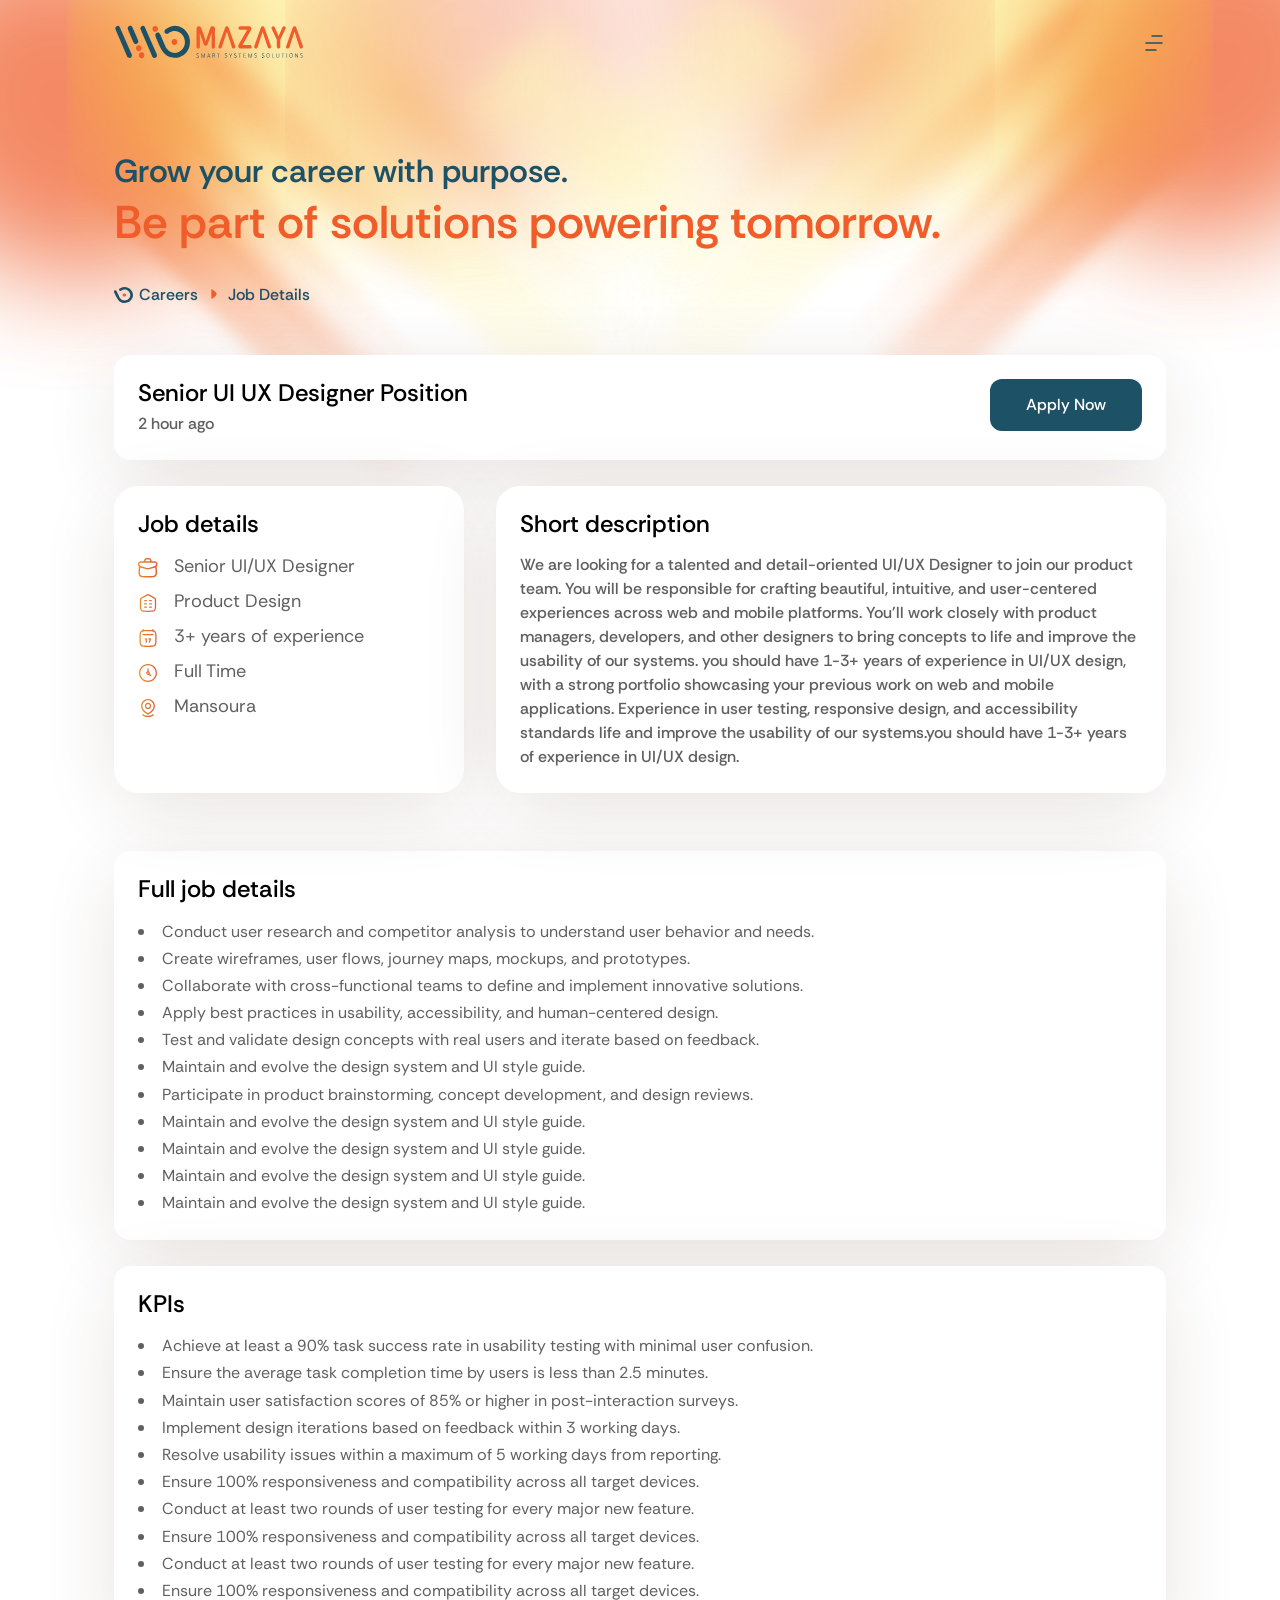
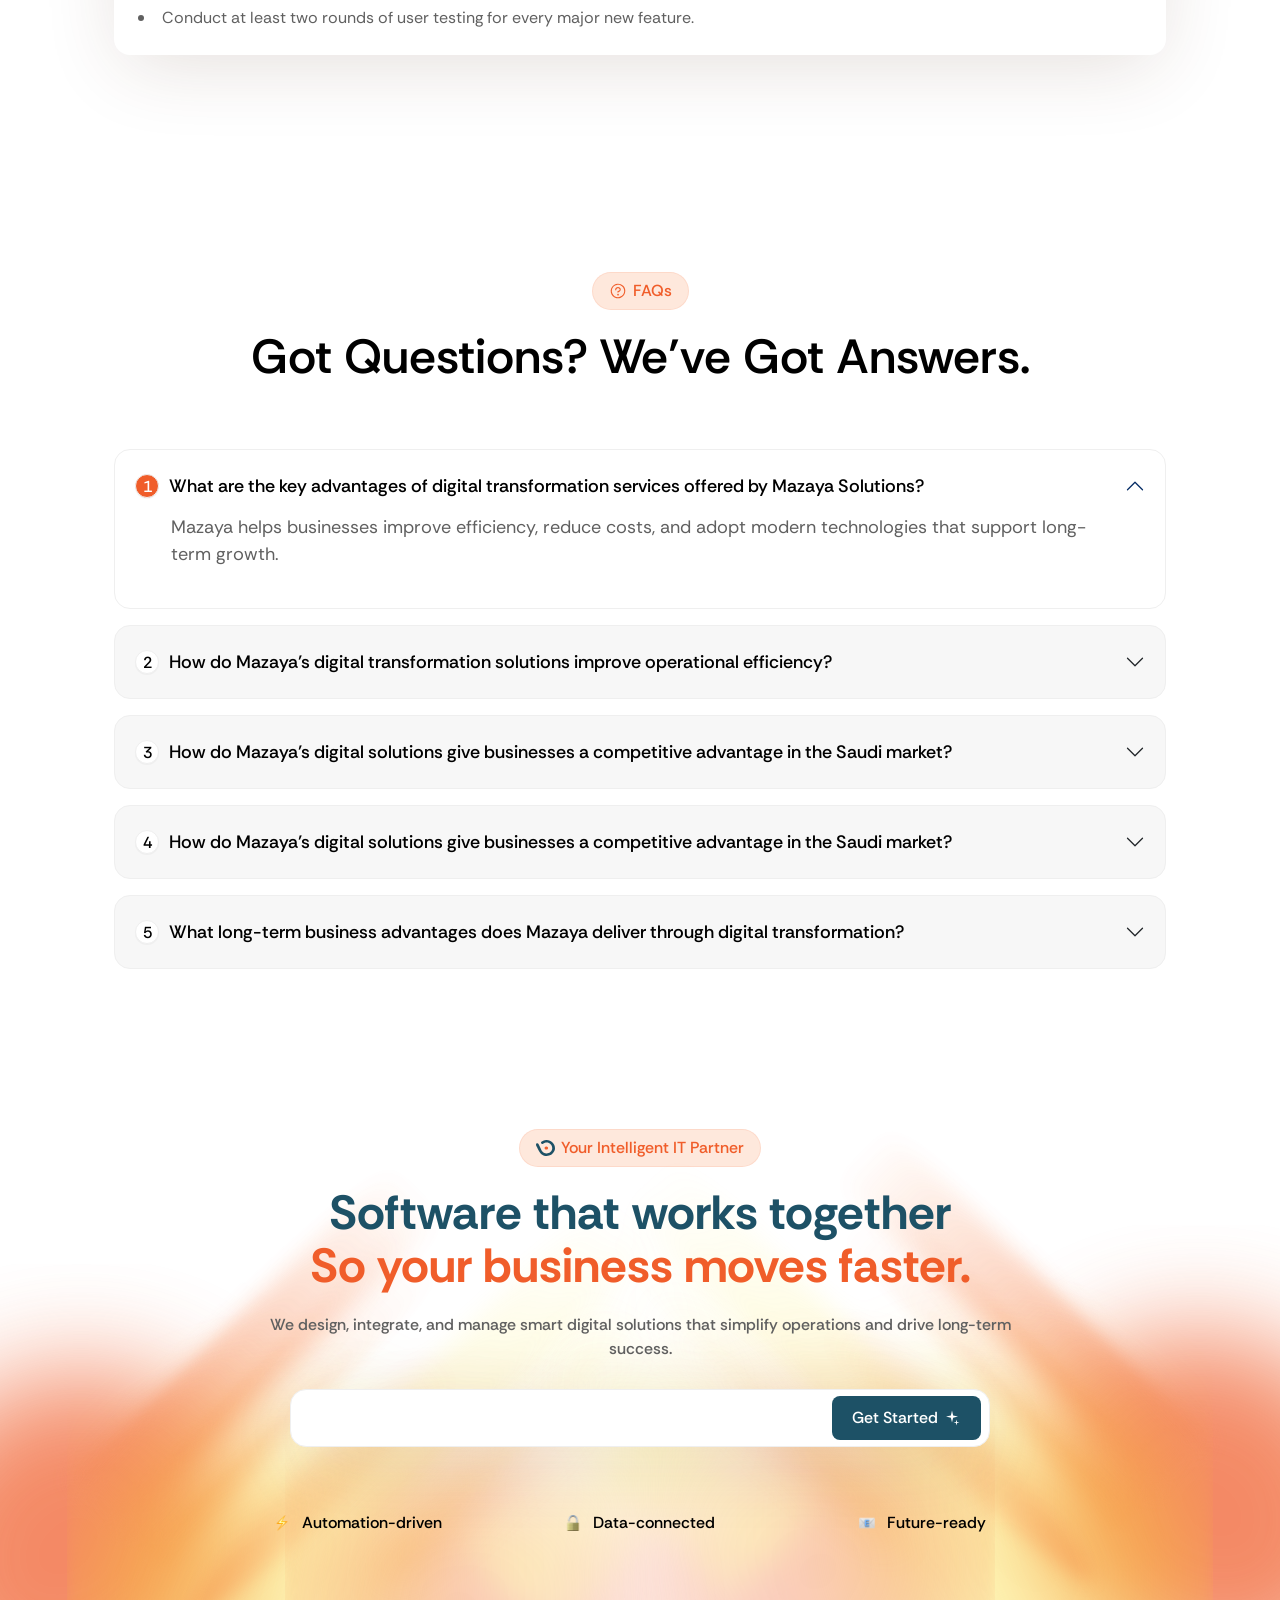
<file: job-details.html>
<!doctype html>
<html lang="en">

<head>
  <meta charset="UTF-8" />
  <meta name="viewport" content="width=device-width, initial-scale=1.0" />
  <title>Mazaya</title>

  <!-- Bootstrap Icons -->
  <link rel="stylesheet" href="https://cdn.jsdelivr.net/npm/bootstrap-icons@1.11.3/font/bootstrap-icons.min.css">
  <!-- Bootstrap5 CSS -->
  <link href="https://cdn.jsdelivr.net/npm/bootstrap@5.3.2/dist/css/bootstrap.min.css" rel="stylesheet" />
  <!-- Main Css -->
  <link rel="stylesheet" href="scss/main.css" />

</head>

<body>
  <div class="site-wrapper">
    <main class="flex-grow-1">
      <div class="bg-gradient position-absolute top-0">
        <img src="assets/images/hero_bgs.svg" class="w-100" alt="bg" />
      </div>

      <!-- Navbar -->
      <nav class="navbar">
        <div class="container">
          <a class="navbar-brand" href="#">
            <img src="assets/images/logo.svg" alt="logo_img" />
          </a>
          <button class="navbar-toggler" type="button" data-bs-toggle="collapse" data-bs-target="#navbarSupportedContent"
            aria-controls="navbarSupportedContent" aria-expanded="false" aria-label="Toggle navigation">
            <img src="assets/images/icons/menu_icon.svg" alt="menu_btn" />
          </button>

          <div class="collapse navbar-collapse" id="navbarSupportedContent">
            <!-- Menu Header for Overlay -->
            <div class="menu-header">
              <a class="navbar-brand" href="#">
                 <img src="assets/images/small-logo.svg" alt="logo_img" />
              </a>
              <button class="btn-close-custom" type="button" data-bs-toggle="collapse"
                data-bs-target="#navbarSupportedContent" aria-label="Close">
                &times;
              </button>
            </div>

            <ul class="navbar-nav">
              <li class="nav-item">
                <a class="nav-link active" aria-current="page" href="#">Home</a>
              </li>
              <li class="nav-item">
                <a class="nav-link" href="#">About Us</a>
              </li>
              <li class="nav-item">
                <a class="nav-link" aria-disabled="true">Services</a>
              </li>
              <li class="nav-item">
                <a class="nav-link" aria-disabled="true">Products</a>
              </li>
              <li class="nav-item">
                <a class="nav-link" aria-disabled="true">Contact Us</a>
              </li>
              <li class="nav-item">
                <a class="nav-link" aria-disabled="true">Blog</a>
              </li>
              <li class="nav-item">
                <a class="nav-link" aria-disabled="true">Careers</a>
              </li>
              <li class="nav-item">
                <a class="nav-link" aria-disabled="true">Document Center</a>
              </li>
            </ul>
            <div class="language-switcher">
              <span class="lang-text active">English</span>
              <span class="lang-text">Arabic</span>
            </div>
          </div>

        </div>
      </nav>

      <!-- Main Section -->
      <section class="main_page_header">
        <div class="container">
          <div class="main-text">
            <h1 class="main_title">
                Grow your career with purpose.
                <span class="subtitle-orange">Be part of solutions powering tomorrow.</span>
            </h1>
          </div>
        </div>
      </section>

      <!-- BreadCrumb -->
      <nav class="breadcrumb_section" aria-label="breadcrumb">
        <div class="container">
          <ol class="breadcrumb">
            <li class="breadcrumb-item">
              <img src="assets/images/icons/mazaya_icon.svg" alt="mazaya_icon">
              <a href="#" class="custom-anc">Careers</a>
            </li>
            <li class="breadcrumb-item active" aria-current="page">
              Job Details
            </li>
          </ol>
        </div>
      </nav>

      <!-- Job Details Section -->
      <section class="job-details-page">
        <div class="container">
          
            <!-- Job Header -->
            <div class="job-header-section custom-card  custom-card custom-card--sm">
                <div class="header-content">
                    <h1 class="card-title">Senior UI UX Designer Position</h1>
                    <p class="post-time description">2 hour ago</p>
                </div>
                <a href="#" class="btn-apply">Apply Now</a>
            </div>

            <!-- Top Grid (Details & Short Description) -->
            <div class="details-grid">
                <!-- Job details card -->
                <div class="custom-card">
                    <h2 class="card-title">Job details</h2>
                    <ul class="job-info-list">
                        <li>
                            <span class="icon-box">
                              <svg xmlns="http://www.w3.org/2000/svg" width="21" height="21" viewBox="0 0 21 21" fill="none">
                                <path fill-rule="evenodd" clip-rule="evenodd" d="M10.3963 1.52615e-06C10.9666 -3.50115e-05 11.4653 0.000148809 11.8758 0.0537125C12.323 0.112102 12.74 0.241467 13.1131 0.54883C13.4776 0.849169 13.6995 1.23687 13.8758 1.66992C14.044 2.08315 14.1975 2.60991 14.3807 3.23828L14.4569 3.5H16.9208C17.5347 3.49977 17.9707 3.5001 18.3387 3.58496C19.3688 3.82258 20.2477 4.56303 20.4608 5.59766C20.5359 5.96233 20.486 6.37543 20.4276 6.85742C20.4233 6.89269 20.4182 6.92884 20.4139 6.96485C20.3204 7.7441 20.0479 8.4076 19.5555 8.94434L19.7352 11.0176C19.907 13.0096 20.0425 14.5796 19.9872 15.8115C19.9305 17.0725 19.6712 18.1049 18.9491 18.9385C18.2212 19.7787 17.2522 20.1526 16.0467 20.3291C14.88 20.4999 13.3775 20.5 11.4872 20.5H9.01158C7.12148 20.5 5.6196 20.4999 4.45299 20.3291C3.24747 20.1526 2.27857 19.7787 1.55065 18.9385C0.82853 18.1049 0.569192 17.0725 0.512561 15.8115C0.457239 14.5796 0.592721 13.0096 0.764514 11.0176L0.942248 8.94629C0.449409 8.4094 0.177393 7.74452 0.0838497 6.96485C0.0795336 6.92884 0.0754267 6.89268 0.0711544 6.85742C0.0127426 6.3754 -0.0371611 5.96235 0.0379513 5.59766C0.251074 4.56318 1.12913 3.82265 2.15904 3.58496C2.52702 3.50008 2.96312 3.49977 3.57701 3.5H6.04088L6.11705 3.23828C6.30031 2.60991 6.45373 2.08315 6.62194 1.66992C6.79829 1.23671 7.02092 0.849235 7.38561 0.54883C7.75884 0.241414 8.17562 0.112074 8.62291 0.0537125C9.03332 0.000179311 9.53137 -3.49953e-05 10.1014 1.52615e-06H10.3963ZM18.1327 9.89453C17.9346 9.97548 17.728 10.0489 17.5126 10.1123L13.3407 11.3398C13.3035 11.3508 13.2667 11.3614 13.2303 11.3721C11.9104 11.7609 11.0992 12 10.2489 12C9.39868 12 8.58822 11.7608 7.26842 11.3721C7.23184 11.3613 7.19446 11.3508 7.15709 11.3398L2.98619 10.1123C2.77085 10.0489 2.56413 9.97545 2.36608 9.89453L2.26354 11.0898C2.08585 13.1504 1.96024 14.6223 2.01061 15.7441C2.0602 16.8484 2.27814 17.487 2.68444 17.9561C3.08485 18.4183 3.65086 18.6955 4.66979 18.8447C5.71526 18.9978 7.10799 19 9.07408 19H11.4256C13.3915 19 14.7835 18.9977 15.829 18.8447C16.8482 18.6955 17.4148 18.4184 17.8153 17.9561C18.2216 17.487 18.4395 16.8484 18.4891 15.7441C18.5395 14.6224 18.4139 13.1504 18.2362 11.0898L18.1327 9.89453ZM3.67662 5C2.92248 5 2.67438 5.00474 2.49596 5.0459C1.91107 5.18096 1.57734 5.55741 1.5067 5.90039C1.4879 5.99181 1.49506 6.13508 1.57311 6.78613C1.63859 7.33201 1.81446 7.6927 2.07213 7.96094C2.3409 8.24071 2.75817 8.48095 3.41002 8.67285L7.58092 9.90137C9.04649 10.3328 9.6406 10.5 10.2489 10.5C10.8573 10.5 11.452 10.3329 12.9178 9.90137L17.0887 8.67285C17.7405 8.48096 18.1579 8.24068 18.4266 7.96094C18.6842 7.69274 18.8592 7.33181 18.9247 6.78613C19.0027 6.13486 19.0099 5.9918 18.9911 5.90039C18.9204 5.55733 18.5869 5.18088 18.0018 5.0459C17.8234 5.00475 17.5753 5 16.8212 5H3.67662ZM10.1463 1.5C9.51844 1.5 9.11919 1.50167 8.81725 1.54102C8.54123 1.57703 8.42379 1.63599 8.33873 1.70606C8.24517 1.78313 8.14225 1.91441 8.01158 2.23535C7.88953 2.5352 7.77071 2.93135 7.60436 3.5H12.8934C12.7271 2.93141 12.6092 2.53518 12.4872 2.23535C12.3565 1.91427 12.2526 1.78314 12.159 1.70606C12.074 1.63609 11.9572 1.577 11.6815 1.54102C11.3794 1.50161 10.9799 1.5 10.3514 1.5H10.1463Z" fill="url(#paint0_linear_687_2101)"/>
                                <defs>
                                  <linearGradient id="paint0_linear_687_2101" x1="0.00670144" y1="10.224" x2="20.5553" y2="10.224" gradientUnits="userSpaceOnUse">
                                    <stop stop-color="#E88B2A"/>
                                    <stop offset="0.7318" stop-color="#E26730"/>
                                    <stop offset="1" stop-color="#DF5832"/>
                                  </linearGradient>
                                </defs>
                              </svg>
                            </span>
                            Senior UI/UX Designer
                        </li>
                        <li>
                            <span class="icon-box">
                             <svg xmlns="http://www.w3.org/2000/svg" width="24" height="24" viewBox="0 0 24 24" fill="none">
                              <path d="M12 1.25C12.4005 1.25 12.7564 1.357 13.1143 1.51562C13.45 1.66446 13.8335 1.88004 14.2832 2.13379L19.3691 5.00391C19.8352 5.26683 20.2328 5.49129 20.5449 5.71191C20.8788 5.9479 21.1619 6.21084 21.3721 6.57324C21.5814 6.93424 21.6699 7.30921 21.7109 7.71582C21.7494 8.09684 21.7498 8.5552 21.75 9.09277V13.9385C21.75 15.8043 21.7496 17.2802 21.5967 18.4346C21.4395 19.621 21.1087 20.5806 20.3623 21.3379C19.6144 22.0966 18.6645 22.4345 17.4902 22.5947C16.3504 22.7502 14.8944 22.75 13.0576 22.75H10.9424C9.1056 22.75 7.64956 22.7502 6.50977 22.5947C5.33545 22.4345 4.38557 22.0966 3.6377 21.3379C2.89128 20.5806 2.56053 19.621 2.40332 18.4346C2.25037 17.2801 2.24998 15.8043 2.25 13.9385V9.09277C2.25024 8.55519 2.25061 8.09684 2.28906 7.71582C2.33012 7.30921 2.41863 6.93424 2.62793 6.57324C2.83811 6.21084 3.12118 5.9479 3.45508 5.71191C3.76724 5.49129 4.16484 5.26683 4.63086 5.00391L9.6875 2.15137L9.7168 2.13379C10.1665 1.88005 10.55 1.66446 10.8857 1.51562C11.2436 1.357 11.5995 1.25 12 1.25ZM12 2.75C11.8819 2.75 11.7408 2.7774 11.4941 2.88672C11.2326 3.00265 10.9122 3.18205 10.4248 3.45703L5.39941 6.29297C4.89412 6.57807 4.56371 6.76525 4.32129 6.93652C4.09379 7.09731 3.99164 7.21175 3.92578 7.3252C3.85923 7.43995 3.80948 7.58741 3.78125 7.86719C3.7513 8.16432 3.75028 8.54613 3.75 9.12793V13.8828C3.75 15.8166 3.75131 17.1929 3.88965 18.2373C4.02534 19.2613 4.2809 19.8538 4.70605 20.2852C5.12964 20.7148 5.7083 20.9715 6.71191 21.1084C7.7387 21.2485 9.09288 21.25 11 21.25H13C14.9071 21.25 16.2613 21.2485 17.2881 21.1084C18.2917 20.9715 18.8704 20.7148 19.2939 20.2852C19.7191 19.8538 19.9747 19.2613 20.1104 18.2373C20.2487 17.1929 20.25 15.8166 20.25 13.8828V9.12891C20.2497 8.54696 20.2487 8.16436 20.2188 7.86719C20.1905 7.58741 20.1408 7.43995 20.0742 7.3252C20.0084 7.21175 19.9062 7.09731 19.6787 6.93652C19.4363 6.76525 19.1059 6.57807 18.6006 6.29297L13.5752 3.45703C13.0878 3.18205 12.7674 3.00265 12.5059 2.88672C12.2592 2.7774 12.1181 2.75 12 2.75ZM10 16.25C10.4142 16.25 10.75 16.5858 10.75 17C10.75 17.4142 10.4142 17.75 10 17.75H8C7.58579 17.75 7.25 17.4142 7.25 17C7.25 16.5858 7.58579 16.25 8 16.25H10ZM16 16.25C16.4142 16.25 16.75 16.5858 16.75 17C16.75 17.4142 16.4142 17.75 16 17.75H14C13.5858 17.75 13.25 17.4142 13.25 17C13.25 16.5858 13.5858 16.25 14 16.25H16ZM10 12.25C10.4142 12.25 10.75 12.5858 10.75 13C10.75 13.4142 10.4142 13.75 10 13.75H8C7.58579 13.75 7.25 13.4142 7.25 13C7.25 12.5858 7.58579 12.25 8 12.25H10ZM16 12.25C16.4142 12.25 16.75 12.5858 16.75 13C16.75 13.4142 16.4142 13.75 16 13.75H14C13.5858 13.75 13.25 13.4142 13.25 13C13.25 12.5858 13.5858 12.25 14 12.25H16ZM10 8.25C10.4142 8.25 10.75 8.58579 10.75 9C10.75 9.41421 10.4142 9.75 10 9.75H8C7.58579 9.75 7.25 9.41421 7.25 9C7.25 8.58579 7.58579 8.25 8 8.25H10ZM16 8.25C16.4142 8.25 16.75 8.58579 16.75 9C16.75 9.41421 16.4142 9.75 16 9.75H14C13.5858 9.75 13.25 9.41421 13.25 9C13.25 8.58579 13.5858 8.25 14 8.25H16Z" fill="url(#paint0_linear_384_3795)"/>
                              <defs>
                                <linearGradient id="paint0_linear_384_3795" x1="2.25637" y1="11.9727" x2="21.804" y2="11.9727" gradientUnits="userSpaceOnUse">
                                  <stop stop-color="#E88B2A"/>
                                  <stop offset="0.7318" stop-color="#E26730"/>
                                  <stop offset="1" stop-color="#DF5832"/>
                                </linearGradient>
                              </defs>
                            </svg>
                            </span>
                            Product Design
                        </li>
                        <li>
                            <span class="icon-box">
                              <svg xmlns="http://www.w3.org/2000/svg" width="24" height="24" viewBox="0 0 24 24" fill="none">
                                <path d="M18 1.25C18.4142 1.25 18.75 1.58579 18.75 2V2.63574C19.5546 2.86384 20.2339 3.23403 20.7988 3.84473C21.5764 4.68557 21.9223 5.7479 22.0879 7.0791C22.2502 8.3839 22.25 10.0568 22.25 12.1904V12.8096C22.25 14.9432 22.2502 16.6161 22.0879 17.9209C21.9223 19.2521 21.5764 20.3144 20.7988 21.1553C20.0133 22.0045 19.0074 22.3903 17.749 22.5732C16.531 22.7503 14.9744 22.75 13.0107 22.75H10.9893C9.02556 22.75 7.46901 22.7503 6.25098 22.5732C4.99258 22.3903 3.98672 22.0045 3.20117 21.1553C2.42359 20.3144 2.0777 19.2521 1.91211 17.9209C1.74984 16.6161 1.74999 14.9431 1.75 12.8096V12.1904C1.74999 10.0569 1.74984 8.3839 1.91211 7.0791C2.0777 5.7479 2.42359 4.68557 3.20117 3.84473C3.76607 3.23403 4.44535 2.86384 5.25 2.63574V2C5.25 1.58579 5.58579 1.25 6 1.25C6.41421 1.25 6.75 1.58579 6.75 2V2.36523C7.88605 2.24932 9.28407 2.24998 10.9893 2.25H13.0107C14.7159 2.24998 16.114 2.24932 17.25 2.36523V2C17.25 1.58579 17.5858 1.25 18 1.25ZM11.0498 3.75C9.18218 3.75 7.81099 3.75294 6.75 3.87598V4C6.75 4.41421 6.41421 4.75 6 4.75C5.65792 4.75 5.37237 4.52011 5.28223 4.20703C4.87357 4.36922 4.56265 4.58229 4.30273 4.86328C3.82862 5.37592 3.5478 6.07931 3.40039 7.26465C3.25099 8.46607 3.25 10.0449 3.25 12.2432V12.7568C3.25 14.9551 3.25099 16.5339 3.40039 17.7354C3.5478 18.9207 3.82862 19.6241 4.30273 20.1367C4.76922 20.641 5.39716 20.9334 6.4668 21.0889C7.56448 21.2484 9.01178 21.25 11.0498 21.25H12.9502C14.9882 21.25 16.4355 21.2484 17.5332 21.0889C18.6028 20.9334 19.2308 20.641 19.6973 20.1367C20.1714 19.6241 20.4522 18.9207 20.5996 17.7354C20.749 16.5339 20.75 14.9551 20.75 12.7568V12.2432C20.75 10.0449 20.749 8.46607 20.5996 7.26465C20.4522 6.07931 20.1714 5.37592 19.6973 4.86328C19.4372 4.5821 19.1259 4.36926 18.7168 4.20703C18.6266 4.51997 18.342 4.75 18 4.75C17.5858 4.75 17.25 4.41421 17.25 4V3.87598C16.189 3.75294 14.8178 3.75 12.9502 3.75H11.0498ZM9.69434 12.25C10.3647 12.25 10.75 12.835 10.75 13.3477V17C10.75 17.4142 10.4142 17.75 10 17.75C9.58579 17.75 9.25 17.4142 9.25 17V13.75H9C8.58579 13.75 8.25 13.4142 8.25 13C8.25 12.5858 8.58579 12.25 9 12.25H9.69434ZM14.7207 12.25C15.3667 12.25 15.9559 12.8871 15.6875 13.6104L14.333 17.2607C14.189 17.649 13.7574 17.847 13.3691 17.7031C12.9808 17.559 12.7827 17.1276 12.9268 16.7393L14.0352 13.75H13C12.5858 13.75 12.25 13.4142 12.25 13C12.25 12.5858 12.5858 12.25 13 12.25H14.7207ZM18 7.25C18.4142 7.25 18.75 7.58579 18.75 8C18.75 8.41421 18.4142 8.75 18 8.75H6C5.58579 8.75 5.25 8.41421 5.25 8C5.25 7.58579 5.58579 7.25 6 7.25H18Z" fill="url(#paint0_linear_384_3798)"/>
                                <defs>
                                  <linearGradient id="paint0_linear_384_3798" x1="1.7567" y1="11.9727" x2="22.3068" y2="11.9727" gradientUnits="userSpaceOnUse">
                                    <stop stop-color="#E88B2A"/>
                                    <stop offset="0.7318" stop-color="#E26730"/>
                                    <stop offset="1" stop-color="#DF5832"/>
                                  </linearGradient>
                                </defs>
                              </svg>
                            </span>
                            3+ years of experience
                        </li>
                        <li>
                            <span class="icon-box">
                               <svg xmlns="http://www.w3.org/2000/svg" width="24" height="24" viewBox="0 0 24 24" fill="none">
                                <path d="M12 1.25C17.9371 1.25 22.75 6.06294 22.75 12C22.75 17.9371 17.9371 22.75 12 22.75C6.06294 22.75 1.25 17.9371 1.25 12C1.25 6.06294 6.06294 1.25 12 1.25ZM12 2.75C6.89137 2.75 2.75 6.89137 2.75 12C2.75 17.1086 6.89137 21.25 12 21.25C17.1086 21.25 21.25 17.1086 21.25 12C21.25 6.89137 17.1086 2.75 12 2.75ZM12.0078 6.25C12.422 6.25 12.7578 6.58579 12.7578 7V9.88672C13.6316 10.1956 14.2577 11.0293 14.2578 12.0088C14.2578 12.3574 14.1786 12.6879 14.0371 12.9824L15.5449 14.4902C15.8378 14.7831 15.8377 15.2579 15.5449 15.5508C15.252 15.8437 14.7773 15.8437 14.4844 15.5508L12.9746 14.041C12.6817 14.1806 12.3539 14.2588 12.0078 14.2588C10.7652 14.2588 9.75781 13.2514 9.75781 12.0088C9.75797 11.0293 10.384 10.1956 11.2578 9.88672V7C11.2578 6.58579 11.5936 6.25 12.0078 6.25ZM12.0078 11.2588C11.5937 11.2588 11.258 11.5947 11.2578 12.0088C11.2578 12.423 11.5936 12.7588 12.0078 12.7588C12.2142 12.7588 12.4015 12.6759 12.5371 12.541C12.6736 12.4052 12.7578 12.2165 12.7578 12.0088C12.7576 11.5947 12.4219 11.2588 12.0078 11.2588Z" fill="url(#paint0_linear_384_3801)"/>
                                <defs>
                                  <linearGradient id="paint0_linear_384_3801" x1="1.25703" y1="11.9727" x2="22.8095" y2="11.9727" gradientUnits="userSpaceOnUse">
                                    <stop stop-color="#E88B2A"/>
                                    <stop offset="0.7318" stop-color="#E26730"/>
                                    <stop offset="1" stop-color="#DF5832"/>
                                  </linearGradient>
                                </defs>
                              </svg>
                            </span>
                            Full Time
                        </li>
                        <li>
                            <span class="icon-box">
                              <svg xmlns="http://www.w3.org/2000/svg" width="24" height="24" viewBox="0 0 24 24" fill="none">
                                <path d="M18 19.25C18.4142 19.25 18.75 19.5858 18.75 20C18.75 20.6042 18.3821 21.0605 17.9932 21.3672C17.5956 21.6805 17.0661 21.9305 16.4795 22.126C15.2986 22.5196 13.7149 22.75 12 22.75C10.2851 22.75 8.70145 22.5196 7.52051 22.126C6.93394 21.9305 6.40439 21.6805 6.00684 21.3672C5.61791 21.0605 5.25 20.6042 5.25 20C5.25 19.5858 5.58579 19.25 6 19.25C6.4103 19.25 6.74374 19.5795 6.75 19.9883C6.75711 20.0071 6.79185 20.0762 6.93555 20.1895C7.1452 20.3547 7.49504 20.5367 7.99414 20.7031C8.98474 21.0333 10.4013 21.25 12 21.25C13.5987 21.25 15.0153 21.0333 16.0059 20.7031C16.505 20.5367 16.8548 20.3547 17.0645 20.1895C17.2082 20.0762 17.2429 20.0071 17.25 19.9883C17.2563 19.5795 17.5897 19.25 18 19.25ZM12 1.25C16.4778 1.25 20.25 5.01859 20.25 9.58691C20.25 14.2513 16.402 17.4123 13.1699 19.4297L13.1465 19.4434C12.7977 19.6441 12.4025 19.75 12 19.75C11.5975 19.75 11.2023 19.6441 10.8535 19.4434L10.8398 19.4355L10.8271 19.4277C7.6076 17.3948 3.75001 14.2671 3.75 9.58691C3.75 5.01859 7.52225 1.25 12 1.25ZM12 2.75C8.36016 2.75 5.25 5.8375 5.25 9.58691C5.25001 13.3802 8.38957 16.1116 11.6133 18.1494C11.7323 18.2154 11.8652 18.25 12 18.25C12.1354 18.25 12.2692 18.215 12.3887 18.1484C15.6124 16.1341 18.75 13.3675 18.75 9.58691C18.75 5.8375 15.6398 2.75 12 2.75ZM12 5.75C14.0711 5.75 15.75 7.42893 15.75 9.5C15.75 11.5711 14.0711 13.25 12 13.25C9.92893 13.25 8.25 11.5711 8.25 9.5C8.25 7.42893 9.92893 5.75 12 5.75ZM12 7.25C10.7574 7.25 9.75 8.25736 9.75 9.5C9.75 10.7426 10.7574 11.75 12 11.75C13.2426 11.75 14.25 10.7426 14.25 9.5C14.25 8.25736 13.2426 7.25 12 7.25Z" fill="url(#paint0_linear_384_3804)"/>
                                <defs>
                                  <linearGradient id="paint0_linear_384_3804" x1="3.75539" y1="11.9727" x2="20.2957" y2="11.9727" gradientUnits="userSpaceOnUse">
                                    <stop stop-color="#E88B2A"/>
                                    <stop offset="0.7318" stop-color="#E26730"/>
                                    <stop offset="1" stop-color="#DF5832"/>
                                  </linearGradient>
                                </defs>
                              </svg>
                            </span>
                            Mansoura
                        </li>
                    </ul>
                </div>

                <!-- Short description card -->
                <div class="custom-card">
                    <h2 class="card-title">Short description</h2>
                    <p class="description">
                        We are looking for a talented and detail-oriented UI/UX Designer to join our product team. You will be responsible for crafting beautiful, intuitive, and user-centered experiences across web and mobile platforms. You'll work closely with product managers, developers, and other designers to bring concepts to life and improve the usability of our systems. you should have 1-3+ years of experience in UI/UX design, with a strong portfolio showcasing your previous work on web and mobile applications. Experience in user testing, responsive design, and accessibility standards life and improve the usability of our systems.you should have 1-3+ years of experience in UI/UX design.
                    </p>
                </div>
            </div>

            <!-- Full job details -->
            <div class="custom-card custom-card--sm">
                <h2 class="card-title">Full job details</h2>
                <ul class="bullet-list">
                    <li>Conduct user research and competitor analysis to understand user behavior and needs.</li>
                    <li>Create wireframes, user flows, journey maps, mockups, and prototypes.</li>
                    <li>Collaborate with cross-functional teams to define and implement innovative solutions.</li>
                    <li>Apply best practices in usability, accessibility, and human-centered design.</li>
                    <li>Test and validate design concepts with real users and iterate based on feedback.</li>
                    <li>Maintain and evolve the design system and UI style guide.</li>
                    <li>Participate in product brainstorming, concept development, and design reviews.</li>
                    <li>Maintain and evolve the design system and UI style guide.</li>
                    <li>Maintain and evolve the design system and UI style guide.</li>
                    <li>Maintain and evolve the design system and UI style guide.</li>
                    <li>Maintain and evolve the design system and UI style guide.</li>
                </ul>
            </div>

            <!-- KPIs -->
            <div class="custom-card custom-card--sm">
                <h2 class="card-title">KPIs</h2>
                <ul class="bullet-list">
                    <li>Achieve at least a 90% task success rate in usability testing with minimal user confusion.</li>
                    <li>Ensure the average task completion time by users is less than 2.5 minutes.</li>
                    <li>Maintain user satisfaction scores of 85% or higher in post-interaction surveys.</li>
                    <li>Implement design iterations based on feedback within 3 working days.</li>
                    <li>Resolve usability issues within a maximum of 5 working days from reporting.</li>
                    <li>Ensure 100% responsiveness and compatibility across all target devices.</li>
                    <li>Conduct at least two rounds of user testing for every major new feature.</li>
                    <li>Ensure 100% responsiveness and compatibility across all target devices.</li>
                    <li>Conduct at least two rounds of user testing for every major new feature.</li>
                    <li>Ensure 100% responsiveness and compatibility across all target devices.</li>
                    <li>Conduct at least two rounds of user testing for every major new feature.</li>
                </ul>
            </div>
        </div>
      </section>

    </main>



    </main>

        <!-- FAQ Section -->
      <section class="faq-section">
            <div class="container">
            
            <!-- Section Header -->
            <div class="main-text">
                <div class="badge-pill">
                <svg xmlns="http://www.w3.org/2000/svg" width="18" height="18" viewBox="0 0 18 18" fill="none">
                    <path d="M9.84375 12.6562C9.84375 12.8231 9.79427 12.9863 9.70156 13.125C9.60884 13.2638 9.47707 13.3719 9.32289 13.4358C9.16872 13.4996 8.99907 13.5163 8.8354 13.4838C8.67172 13.4512 8.52138 13.3709 8.40338 13.2529C8.28538 13.1349 8.20502 12.9845 8.17247 12.8209C8.13991 12.6572 8.15662 12.4875 8.22048 12.3334C8.28434 12.1792 8.39249 12.0474 8.53124 11.9547C8.66999 11.862 8.83313 11.8125 9 11.8125C9.22378 11.8125 9.43839 11.9014 9.59662 12.0596C9.75486 12.2179 9.84375 12.4325 9.84375 12.6562ZM9 5.0625C7.44891 5.0625 6.1875 6.19805 6.1875 7.59375V7.875C6.1875 8.02418 6.24677 8.16726 6.35226 8.27275C6.45775 8.37824 6.60082 8.4375 6.75 8.4375C6.89919 8.4375 7.04226 8.37824 7.14775 8.27275C7.25324 8.16726 7.3125 8.02418 7.3125 7.875V7.59375C7.3125 6.82031 8.06977 6.1875 9 6.1875C9.93024 6.1875 10.6875 6.82031 10.6875 7.59375C10.6875 8.36719 9.93024 9 9 9C8.85082 9 8.70775 9.05926 8.60226 9.16475C8.49677 9.27024 8.4375 9.41332 8.4375 9.5625V10.125C8.4375 10.2742 8.49677 10.4173 8.60226 10.5227C8.70775 10.6282 8.85082 10.6875 9 10.6875C9.14919 10.6875 9.29226 10.6282 9.39775 10.5227C9.50324 10.4173 9.5625 10.2742 9.5625 10.125V10.0744C10.845 9.83883 11.8125 8.81578 11.8125 7.59375C11.8125 6.19805 10.5511 5.0625 9 5.0625ZM16.3125 9C16.3125 10.4463 15.8836 11.8601 15.0801 13.0626C14.2766 14.2651 13.1346 15.2024 11.7984 15.7559C10.4622 16.3093 8.99189 16.4541 7.57341 16.172C6.15492 15.8898 4.85196 15.1934 3.82928 14.1707C2.80661 13.148 2.11017 11.8451 1.82801 10.4266C1.54586 9.00811 1.69067 7.53781 2.24413 6.20163C2.7976 4.86544 3.73486 3.72339 4.9374 2.91988C6.13993 2.11637 7.55373 1.6875 9 1.6875C10.9388 1.68955 12.7975 2.46063 14.1685 3.83154C15.5394 5.20246 16.3105 7.06123 16.3125 9ZM15.1875 9C15.1875 7.77623 14.8246 6.57994 14.1447 5.56241C13.4648 4.54488 12.4985 3.75181 11.3679 3.2835C10.2372 2.81518 8.99314 2.69264 7.79288 2.93139C6.59262 3.17014 5.49012 3.75944 4.62478 4.62478C3.75944 5.49011 3.17014 6.59262 2.93139 7.79288C2.69265 8.99314 2.81518 10.2372 3.2835 11.3679C3.75182 12.4985 4.54488 13.4648 5.56241 14.1447C6.57994 14.8246 7.77623 15.1875 9 15.1875C10.6405 15.1856 12.2132 14.5331 13.3732 13.3732C14.5331 12.2132 15.1856 10.6405 15.1875 9Z" fill="#F05D2A"/>
                </svg>
                <span> FAQs </span>
                </div>

                <h1 class="main_title font-color">
                Got Questions? We’ve Got Answers.
                </h1>
            </div>

            <!-- FAQ Accordion -->
            <div class="FAQ_accordion accordion" id="accordionExample">
                <div class="accordion-item">
                <h2 class="accordion-header">
                    <div class="accordion_no">1</div>
                    <button class="accordion-button" type="button" data-bs-toggle="collapse" data-bs-target="#collapseOne" aria-expanded="true" aria-controls="collapseOne">
                    What are the key advantages of digital transformation services offered by Mazaya Solutions?
                    </button>
                </h2>
                <div id="collapseOne" class="accordion-collapse collapse show" data-bs-parent="#accordionExample">
                    <div class="accordion-body">
                    Mazaya helps businesses improve efficiency, reduce costs, and adopt modern technologies that support long-term growth.
                    </div>
                </div>
                </div>
                <div class="accordion-item">
                <h2 class="accordion-header">
                    <div class="accordion_no">2</div>
                    <button class="accordion-button collapsed" type="button" data-bs-toggle="collapse" data-bs-target="#collapseTwo" aria-expanded="false" aria-controls="collapseTwo">
                    How do Mazaya’s digital transformation solutions improve operational efficiency?
                    </button>
                </h2>
                <div id="collapseTwo" class="accordion-collapse collapse" data-bs-parent="#accordionExample">
                    <div class="accordion-body">
                    <strong>This is the second item’s accordion body.</strong> It is hidden by default, until the collapse plugin adds the appropriate classes that we use to style each element. These classes control the overall appearance, as well as the showing and hiding via CSS transitions. You can modify any of this with custom CSS or overriding our default variables. It’s also worth noting that just about any HTML can go within the <code>.accordion-body</code>, though the transition does limit overflow.
                    </div>
                </div>
                </div>
                <div class="accordion-item">
                <h2 class="accordion-header">
                    <span class="accordion_no">3</span>
                    <button class="accordion-button collapsed" type="button" data-bs-toggle="collapse" data-bs-target="#collapseThree" aria-expanded="false" aria-controls="collapseThree">
                    How do Mazaya’s digital solutions give businesses a competitive advantage in the Saudi market?
                    </button>
                </h2>
                <div id="collapseThree" class="accordion-collapse collapse" data-bs-parent="#accordionExample">
                    <div class="accordion-body">
                    <strong>This is the third item’s accordion body.</strong> It is hidden by default, until the collapse plugin adds the appropriate classes that we use to style each element. These classes control the overall appearance, as well as the showing and hiding via CSS transitions. You can modify any of this with custom CSS or overriding our default variables. It’s also worth noting that just about any HTML can go within the <code>.accordion-body</code>, though the transition does limit overflow.
                    </div>
                </div>
                </div>
                <div class="accordion-item">
                <h2 class="accordion-header">
                    <span class="accordion_no">4</span>
                    <button class="accordion-button collapsed" type="button" data-bs-toggle="collapse" data-bs-target="#collapseFour" aria-expanded="false" aria-controls="collapseFour">
                    How do Mazaya’s digital solutions give businesses a competitive advantage in the Saudi market?
                    </button>
                </h2>
                <div id="collapseFour" class="accordion-collapse collapse" data-bs-parent="#accordionExample">
                    <div class="accordion-body">
                    <strong>This is the fourth item’s accordion body.</strong> It is hidden by default, until the collapse plugin adds the appropriate classes that we use to style each element. These classes control the overall appearance, as well as the showing and hiding via CSS transitions. You can modify any of this with custom CSS or overriding our default variables. It’s also worth noting that just about any HTML can go within the <code>.accordion-body</code>, though the transition does limit overflow.
                    </div>
                </div>
                </div>
                <div class="accordion-item">
                <h2 class="accordion-header">
                    <span class="accordion_no">5</span>
                    <button class="accordion-button collapsed" type="button" data-bs-toggle="collapse" data-bs-target="#collapseFive" aria-expanded="false" aria-controls="collapseFive">
                    What long-term business advantages does Mazaya deliver through digital transformation?
                    </button>
                </h2>
                <div id="collapseFive" class="accordion-collapse collapse" data-bs-parent="#accordionExample">
                    <div class="accordion-body">
                    <strong>This is the fourth item’s accordion body.</strong> It is hidden by default, until the collapse plugin adds the appropriate classes that we use to style each element. These classes control the overall appearance, as well as the showing and hiding via CSS transitions. You can modify any of this with custom CSS or overriding our default variables. It’s also worth noting that just about any HTML can go within the <code>.accordion-body</code>, though the transition does limit overflow.
                    </div>
                </div>
                </div>
            </div>
            
            </div>
      </section>
      
  <!-- Footer -->
   <footer>
    <div class="container">    
      <div class="main-text">
        <div class="badge-pill">
          <img src="assets/images/icons/mazaya_icon.svg" alt="icon-img"  />
          <span> Your Intelligent IT Partner </span>
        </div>

        <h1 class="footer_title">
          Software that works together
          <span class="subtitle-orange">So your business moves faster.</span>
        </h1>

        <p class="footer_desc">
         We design, integrate, and manage smart digital solutions that simplify operations and drive long-term success.
        </p>

        <form class="input-wrapper">
              <input type="text" class="form-control">
              <button type="submit" class="custom-btn btn-secondary">
                Get Started
                <svg width="18" height="18" viewBox="0 0 24 24" fill="none" xmlns="http://www.w3.org/2000/svg">
                  <path d="M12 2L13.5 8.5L20 10L13.5 11.5L12 18L10.5 11.5L4 10L10.5 8.5L12 2Z" fill="white"></path>
                  <path d="M18 14L18.75 17.25L22 18L18.75 18.75L18 22L17.25 18.75L14 18L17.25 17.25L18 14Z" fill="white"></path>
                </svg>
              </button>
        </form>
            
      </div>
      <div class="footer-catergory grid-3 w-75">
          <div> <img src="assets/images/icons/Automation-driven.svg" alt="icon-img"> <span>Automation-driven</span></div>
          <div> <img src="assets/images/icons/Data-connected.svg" alt="icon-img">  <span>Data-connected</span></div>
          <div> <img src="assets/images/icons/future.svg" alt="icon-img"> <span>Future-ready</span> </div>
        </div>
    </div>
   </footer>

   <!-- bottom bg -->
   <div class="bg-gradient-bottom position-absolute bottom-0">
    <img src="assets/images/hero_bgs.svg" class="w-100" alt="bg" />
  </div>
  
</body>
<!-- Bootstrap 5 JS Bundle (includes Popper) -->
<script src="https://cdn.jsdelivr.net/npm/bootstrap@5.3.2/dist/js/bootstrap.bundle.min.js"></script>

<script src="js/main.js"></script>

</html>
</file>
<file: scss/main.css>
.Choosing_section .choose-card, .services-section .service-card {
  align-items: start;
}
.Choosing_section .choose-card .card-header, .services-section .service-card .card-header {
  display: flex;
  justify-content: flex-start;
  align-items: start;
  flex-direction: column;
  gap: 0.8rem;
  flex-wrap: wrap;
  padding: 20px 20px 10px 20px;
}
.Choosing_section .choose-card .solution-pill, .services-section .service-card .solution-pill {
  color: #F05D2A;
  border: 1px solid rgba(240, 93, 42, 0.16);
  background-color: rgba(244, 110, 38, 0.16);
}
.Choosing_section .choose-card .solution-pill:hover, .services-section .service-card .solution-pill:hover {
  transition: all 0.3s ease;
  transform: translateX(-2px);
}

/* Rethink Sans Font */
@font-face {
  font-family: "Rethink_Sans";
  src: url("../../assets/fonts/Rethink_Sans/RethinkSans-Regular.ttf") format("truetype");
  font-weight: 400;
  font-style: normal;
  font-display: swap;
}
@font-face {
  font-family: "Rethink_Sans";
  src: url("../../assets/fonts/Rethink_Sans/RethinkSans-Medium.ttf") format("truetype");
  font-weight: 500;
  font-style: normal;
  font-display: swap;
}
@font-face {
  font-family: "Rethink_Sans";
  src: url("../../assets/fonts/Rethink_Sans/RethinkSans-SemiBold.ttf") format("truetype");
  font-weight: 600;
  font-style: normal;
  font-display: swap;
}
@font-face {
  font-family: "Rethink_Sans";
  src: url("../../assets/fonts/Rethink_Sans/RethinkSans-Bold.ttf") format("truetype");
  font-weight: 700;
  font-style: normal;
  font-display: swap;
}
@font-face {
  font-family: "Rethink_Sans";
  src: url("../../assets/fonts/Rethink_Sans/RethinkSans-ExtraBold.ttf") format("truetype");
  font-weight: 800;
  font-style: normal;
  font-display: swap;
}
*, *::before, *::after {
  font-family: inherit;
}

body {
  font-family: "Rethink_Sans";
  position: relative;
  color: #000;
  margin: 0;
  padding: 0;
  min-width: 350px;
}

h1, h2, h3, h4, h5, h6, p {
  margin: 0;
}

.site-wrapper {
  min-height: 100vh;
}

main {
  max-width: 100%;
}

section {
  padding-inline: clamp(1rem, 8vw, 8rem);
  position: relative;
  padding-block: 2rem;
}

.form-control:focus {
  box-shadow: none;
  border: 0px;
}

*::-webkit-scrollbar {
  width: 6px;
}

*::-webkit-scrollbar-track {
  background: #ccc;
  border-radius: 10px;
}

*::-webkit-scrollbar-thumb {
  background: #F05D2A;
  border-radius: 10px;
}

*::-webkit-scrollbar-thumb:hover {
  background: #ccc;
}

.navbar {
  padding: 20px clamp(1rem, 8vw, 8rem);
  top: 0;
  left: 0;
  width: 100%;
  z-index: 1000;
  position: absolute;
}
.navbar .navbar-toggler {
  border: none;
  padding: 0;
  transition: transform 0.5s cubic-bezier(0.175, 0.885, 0.32, 1.275);
}
.navbar .navbar-toggler:focus {
  box-shadow: none;
}
.navbar .navbar-toggler:hover {
  transform: scale(1.1);
}
.navbar .navbar-collapse {
  position: fixed;
  top: 0;
  left: 0;
  width: 100%;
  height: 100vh;
  background-color: rgba(255, 255, 255, 0.98);
  backdrop-filter: blur(10px);
  z-index: 1050;
  display: flex;
  justify-content: center;
  align-items: center;
  flex-direction: column;
  gap: 5px;
  flex-wrap: wrap;
  padding: 40px;
  opacity: 0;
  visibility: hidden;
  transform: translateY(-20px);
  transition: opacity 0.4s ease, transform 0.4s cubic-bezier(0.165, 0.84, 0.44, 1), visibility 0.4s;
  overflow-y: auto;
}
.navbar .navbar-collapse.collapsing {
  display: flex !important;
  height: 100vh !important;
  transition: opacity 0.4s ease, transform 0.4s cubic-bezier(0.165, 0.84, 0.44, 1);
}
.navbar .navbar-collapse.show {
  opacity: 1;
  visibility: visible;
  display: flex;
  transform: translateY(0);
}
.navbar .navbar-collapse.show .nav-item {
  opacity: 1;
  transform: translateY(0);
}
.navbar .navbar-collapse.show .nav-item:nth-child(1) {
  transition-delay: 0.18s;
}
.navbar .navbar-collapse.show .nav-item:nth-child(2) {
  transition-delay: 0.26s;
}
.navbar .navbar-collapse.show .nav-item:nth-child(3) {
  transition-delay: 0.34s;
}
.navbar .navbar-collapse.show .nav-item:nth-child(4) {
  transition-delay: 0.42s;
}
.navbar .navbar-collapse.show .nav-item:nth-child(5) {
  transition-delay: 0.5s;
}
.navbar .navbar-collapse.show .nav-item:nth-child(6) {
  transition-delay: 0.58s;
}
.navbar .navbar-collapse.show .nav-item:nth-child(7) {
  transition-delay: 0.66s;
}
.navbar .navbar-collapse.show .nav-item:nth-child(8) {
  transition-delay: 0.74s;
}
.navbar .navbar-collapse.show .nav-item:nth-child(9) {
  transition-delay: 0.82s;
}
.navbar .navbar-collapse.show .nav-item:nth-child(10) {
  transition-delay: 0.9s;
}
.navbar .navbar-collapse.show .menu-header, .navbar .navbar-collapse.show .language-switcher {
  opacity: 1;
  transform: translateY(0);
  transition: all 0.5s ease 0.2s;
}
.navbar .navbar-collapse .nav-item {
  opacity: 0;
  transform: translateY(20px);
  transition: opacity 0.5s ease, transform 0.5s cubic-bezier(0.165, 0.84, 0.44, 1);
}
.navbar .navbar-collapse .menu-header, .navbar .navbar-collapse .language-switcher {
  opacity: 0;
  transform: translateY(-10px);
}
.navbar .menu-header {
  position: absolute;
  top: 30px;
  left: clamp(1rem, 8vw, 8rem);
  right: clamp(1rem, 8vw, 8rem);
  display: flex;
  justify-content: space-between;
  align-items: center;
  flex-direction: row;
  gap: 5px;
  flex-wrap: wrap;
  width: calc(100% - 2 * clamp(1rem, 8vw, 8rem));
}
.navbar .menu-header .btn-close-custom {
  background: none;
  border: none;
  font-size: 2rem;
  color: #1D5166;
  cursor: pointer;
  line-height: 1;
  padding: 0;
}
.navbar .navbar-nav {
  display: flex;
  justify-content: center;
  align-items: center;
  flex-direction: row;
  gap: 0;
  flex-wrap: wrap;
  width: 100%;
  margin: 0;
}
.navbar .navbar-nav .nav-item {
  position: relative;
  padding: 0 20px;
}
.navbar .navbar-nav .nav-item .nav-link {
  color: #1D5166;
  font-size: 18px;
  font-weight: 500;
  padding: 0;
  transition: color 0.2s;
  font-family: "Inter", sans-serif;
}
.navbar .navbar-nav .nav-item .nav-link:hover, .navbar .navbar-nav .nav-item .nav-link.active {
  color: #1D5166;
  border-bottom: 2px solid #F05D2A;
}
.navbar .navbar-nav .nav-item:not(:last-child)::after {
  content: "";
  position: absolute;
  right: 0;
  top: 50%;
  transform: translateY(-50%);
  height: 16px;
  width: 1px;
  background-color: #1D5166;
  opacity: 0.3;
}
.navbar .language-switcher {
  position: absolute;
  bottom: 40px;
  right: clamp(1rem, 8vw, 8rem);
  background-color: #EFEFEF;
  border-radius: 20px;
  padding: 4px;
  display: flex;
  justify-content: flex-start;
  align-items: center;
  flex-direction: row;
  gap: 5px;
  flex-wrap: wrap;
}
.navbar .language-switcher .lang-text {
  padding: 5px 15px;
  border-radius: 15px;
  font-size: 14px;
  color: #6c757d;
  cursor: pointer;
  font-weight: 500;
  transition: all 0.2s;
}
.navbar .language-switcher .lang-text.active {
  background-color: white;
  color: #F05D2A;
  box-shadow: 0 2px 5px rgba(0, 0, 0, 0.05);
}
@media (max-width: 991px) {
  .navbar {
    padding: 20px;
  }
  .navbar .menu-header {
    left: 20px;
    right: 20px;
    width: calc(100% - 40px);
  }
  .navbar .language-switcher {
    right: 20px;
  }
  .navbar .navbar-nav {
    flex-direction: column;
    gap: 15px;
  }
  .navbar .navbar-nav .nav-item {
    padding: 5px;
  }
  .navbar .navbar-nav .nav-item::after {
    display: none;
  }
  .navbar .navbar-nav .nav-item .nav-link {
    font-size: 20px;
  }
}

footer {
  padding-block: 5rem;
  position: relative;
}
footer .main-text {
  display: flex;
  justify-content: center;
  align-items: center;
  flex-direction: column;
  gap: 20px;
  flex-wrap: wrap;
  text-align: center;
}
footer .footer_title {
  font-size: 3rem;
  font-weight: 700;
  color: #1D5166;
  line-height: 1.1;
}
footer .footer_title .subtitle-orange {
  color: #F05D2A;
  display: block;
}
footer .footer_desc {
  font-size: 16px;
  font-weight: 500;
  color: #606060;
  max-width: 800px;
  margin-inline: auto;
}
footer .footer-input-wrapper {
  display: flex;
  justify-content: flex-start;
  align-items: center;
  flex-direction: row;
  gap: 12px;
  flex-wrap: wrap;
  background: #fff;
  padding: 8px 10px;
  border-radius: 12px;
  border: 1px solid #EFEFEF;
  width: 60%;
  min-width: -moz-max-content;
  min-width: max-content;
  margin-inline: auto;
}
footer .footer-input-wrapper input {
  border: none;
  flex: 1;
  outline: none;
  padding: 8px;
}
footer .footer-input-wrapper .btn-start {
  border-radius: 8px;
  padding: 10px 24px;
}
footer .footer-catergory {
  margin-top: 4rem;
  margin-inline: auto;
}
footer .footer-catergory div {
  display: flex;
  justify-content: center;
  align-items: center;
  flex-direction: row;
  gap: 12px;
  flex-wrap: wrap;
}
footer .footer-catergory div span {
  font-size: 16px;
  font-weight: 500;
}

.bg-gradient-bottom {
  z-index: -1;
  width: 100%;
}

.hero {
  display: flex;
  justify-content: flex-start;
  align-items: center;
  flex-direction: row;
  gap: 0.5rem;
  flex-wrap: wrap;
  padding-block: 120px 0px;
}
.hero .main-text .badge-pill {
  color: #1D5166;
  font-size: 14px;
}
.hero .main-text .main_title {
  font-size: 52px;
}
.hero .main-text .main_desc {
  font-size: 16px;
}
.hero::before {
  content: "";
  position: absolute;
  inset: 0;
  background: radial-gradient(circle at 10% 30%, rgba(253, 191, 16, 0.12) 0%, transparent 40%), radial-gradient(circle at 90% 20%, rgba(240, 93, 42, 0.12) 0%, transparent 35%), radial-gradient(circle at 50% 100%, rgba(253, 191, 16, 0.08) 0%, transparent 50%);
  pointer-events: none;
  z-index: -1;
}
.hero .hero-visuals {
  position: relative;
  width: 100%;
  min-height: 500px;
}
.hero .hero-visuals .robot-img {
  position: relative;
  z-index: 5;
  height: 100%;
  display: flex;
  justify-content: center;
  align-items: flex-end;
  flex-direction: row;
  gap: 5px;
  flex-wrap: wrap;
}
.hero .hero-visuals .robot-img img {
  width: 120%;
}
.hero .hero-visuals .heros_card {
  position: relative;
}
.hero .hero-visuals .heros_card::after {
  content: " ";
  background-color: #F7F7F7;
  position: absolute;
  top: 50%;
  left: 50%;
  transform: translate(-50%, -50%);
  width: 86%;
  height: 100%;
  z-index: -1;
  border-radius: 16px;
}
.hero .hero-visuals .heros_card:has(.performance-card)::after {
  top: 49%;
  left: 57%;
  transform: translate(-50%, -50%) rotate(18deg);
  width: 71%;
  height: 97%;
}
.hero .hero-visuals .card-float {
  background: #fff;
  border-radius: 16px;
  padding: 0.8rem;
  box-shadow: 0 30px 60px rgba(0, 0, 0, 0.08);
  border: 1px solid rgba(0, 0, 0, 0.03);
  z-index: 6;
  text-align: left;
  animation: floatLeft 6s ease-in-out infinite;
  transition: all 0.4s cubic-bezier(0.165, 0.84, 0.44, 1);
}
.hero .hero-visuals .card-float .card_btn {
  display: flex;
  justify-content: center;
  align-items: center;
  flex-direction: row;
  gap: 5px;
  flex-wrap: wrap;
  background: rgba(244, 110, 38, 0.16);
  color: #F05D2A;
  font-size: 12px;
  font-weight: 600;
  padding: 8px;
  border-radius: 8px;
  text-decoration: none;
  white-space: nowrap;
  width: 100%;
  margin-top: 1rem;
  text-align: center;
}
.hero .hero-visuals .card-float.health-card {
  min-width: -moz-fit-content;
  min-width: fit-content;
  width: 80%;
  transform: rotate(-7deg);
}
.hero .hero-visuals .card-float.health-card .card-header {
  display: flex;
  justify-content: flex-start;
  align-items: center;
  flex-direction: row;
  gap: 6px;
  flex-wrap: wrap;
  margin-bottom: 1rem;
  padding-bottom: 0.4rem;
  border-bottom: 1px solid #606060;
  font-size: 14px;
}
.hero .hero-visuals .card-float.health-card .card-header .icon-box {
  transform: rotate(8deg);
}
.hero .hero-visuals .card-float.health-card .card-header span {
  font-weight: 600;
  font-size: 12px;
}
.hero .hero-visuals .card-float.health-card .card-body p {
  font-size: 14px;
  margin-bottom: 4px;
}
.hero .hero-visuals .card-float.health-card .card-body .progress-bar-stack {
  display: flex;
  justify-content: flex-start;
  align-items: center;
  flex-direction: row;
  gap: 4px;
  flex-wrap: wrap;
  margin: 1rem 0;
}
.hero .hero-visuals .card-float.health-card .card-body .progress-bar-stack .bar-unit {
  flex: 1;
  height: 18px;
  background: #eee;
  border-radius: 2px;
  max-width: 4px;
}
.hero .hero-visuals .card-float.health-card .card-body .progress-bar-stack .bar-unit.active {
  background: #12B76A;
}
.hero .hero-visuals .card-float.performance-card {
  transform: rotate(9deg);
  min-width: 65%;
}
.hero .hero-visuals .card-float.performance-card .card-header-top {
  margin-bottom: 0.5rem;
}
.hero .hero-visuals .card-float.performance-card .card-header-top .score-line {
  display: flex;
  justify-content: space-between;
  align-items: center;
  flex-direction: row;
  gap: 5px;
  flex-wrap: wrap;
  margin-top: 8px;
}
.hero .hero-visuals .card-float.performance-card .card-header-top .score-line .score-val {
  font-size: 24px;
  font-weight: 700;
  color: #1D5166;
}
.hero .hero-visuals .card-float.performance-card .card-header-top .score-line .badge-trend {
  background: #ECFDF3;
  color: #027A48;
  padding: 4px 10px;
  border-radius: 50px;
  font-size: 12px;
  font-weight: 600;
}
.hero .hero-visuals .card-float.performance-card .stat-bars {
  display: flex;
  height: 6px;
  border-radius: 10px;
  overflow: hidden;
  margin-bottom: 1rem;
}
.hero .hero-visuals .card-float.performance-card .stat-bars .stat-segment {
  height: 100%;
}
.hero .hero-visuals .card-float.performance-card .stat-bars .blue {
  background: #2E90FA;
}
.hero .hero-visuals .card-float.performance-card .stat-bars .purple {
  background: #BF5AF2;
}
.hero .hero-visuals .card-float.performance-card .stat-bars .orange {
  background: #F05D2A;
}
.hero .hero-visuals .card-float.performance-card .legend {
  display: flex;
  justify-content: flex-start;
  align-items: center;
  flex-direction: row;
  gap: 12px;
  flex-wrap: wrap;
  margin-bottom: 0.5rem;
}
.hero .hero-visuals .card-float.performance-card .legend .legend-item {
  font-size: 10px;
  font-weight: 600;
  color: #606060;
  display: flex;
  justify-content: flex-start;
  align-items: center;
  flex-direction: row;
  gap: 4px;
  flex-wrap: wrap;
}
.hero .hero-visuals .card-float.performance-card .legend .legend-item::before {
  content: "";
  width: 6px;
  height: 6px;
  border-radius: 50%;
}
.hero .hero-visuals .card-float.performance-card .legend .legend-item.blue::before {
  background: #2E90FA;
}
.hero .hero-visuals .card-float.performance-card .legend .legend-item.purple::before {
  background: #BF5AF2;
}
.hero .hero-visuals .card-float.performance-card .legend .legend-item.orange::before {
  background: #F05D2A;
}
.hero .hero-visuals .card-float.performance-card .module-status {
  border-top: 1px solid #f0f0f0;
  padding-top: 0.5rem;
}
.hero .hero-visuals .card-float.performance-card .module-status .section-label {
  font-weight: 600;
  margin-bottom: 8px;
}
.hero .hero-visuals .card-float.performance-card .module-status .status-row {
  display: flex;
  justify-content: space-between;
  align-items: center;
  flex-direction: row;
  gap: 5px;
  flex-wrap: wrap;
  font-size: 12px;
  margin-bottom: 6px;
}
.hero .hero-visuals .card-float.performance-card .module-status .status-row span:last-child {
  font-weight: 700;
  color: #1D5166;
}
.hero .hero-visuals .float-icon {
  position: absolute;
  animation: floatUpDown 2s ease-in-out infinite;
  animation-delay: 0.5s;
  transform: translate(-50%, -50%);
}
.hero .hero-visuals .float-icon.icon-gem {
  top: 17%;
  left: 23%;
}
.hero .hero-visuals .float-icon.icon-trend {
  top: 10%;
  right: 4%;
}
.hero .hero-visuals .float-icon.icon-thumb {
  bottom: -4%;
  left: 8%;
}
.hero .hero-visuals .float-icon.icon-stats {
  bottom: -10%;
  right: 11%;
}
.hero .hero-visuals .talk-badge-circular {
  position: absolute;
  bottom: 8px;
  right: -5.5vw;
  width: 150px;
  height: 150px;
  z-index: 20;
}
.hero .hero-visuals .talk-badge-circular .badge-inner {
  position: relative;
  width: 100%;
  height: 100%;
  display: flex;
  justify-content: center;
  align-items: center;
  flex-direction: row;
  gap: 5px;
  flex-wrap: wrap;
  border-radius: 50%;
  background-color: rgba(240, 93, 42, 0.05);
}
.hero .hero-visuals .talk-badge-circular .badge-inner .circular-text {
  width: 100%;
  height: 100%;
  animation: rotate 15s linear infinite;
}
.hero .hero-visuals .talk-badge-circular .badge-inner .center-icon {
  position: absolute;
  width: 70px;
  height: 70px;
  background: #fff;
  border-radius: 50%;
  box-shadow: 0 10px 30px rgba(0, 0, 0, 0.1);
  display: flex;
  justify-content: center;
  align-items: center;
  flex-direction: row;
  gap: 5px;
  flex-wrap: wrap;
  overflow: hidden;
}
.hero .hero-visuals .talk-badge-circular .badge-inner .center-icon img {
  width: 100%;
  height: 100%;
  -o-object-fit: cover;
     object-fit: cover;
}
@media screen and (max-width: 768px) {
  .hero .hero-visuals {
    padding-bottom: 7rem;
  }
  .hero .hero-visuals .robot-img {
    height: 420px !important;
    margin-bottom: 40px;
  }
  .hero .hero-visuals .robot-img img {
    height: 100%;
    width: auto;
  }
}
@media screen and (max-width: 991px) {
  .hero .hero-visuals .robot-img {
    bottom: 0;
    height: 100%;
  }
}
@media screen and (max-width: 1200px) and (min-width: 768px) {
  .hero .hero-visuals {
    grid-template-columns: 1fr 1.4fr 1fr;
  }
}

.clarity-section {
  padding-block: 5rem;
}
.clarity-section .main-text {
  margin-bottom: 4rem;
}
.clarity-section .clarity-card {
  position: relative;
}
.clarity-section .clarity-text {
  display: flex;
  justify-content: flex-start;
  align-items: start;
  flex-direction: column;
  gap: clamp(5px, 0.7vw, 15px);
  flex-wrap: wrap;
  color: #fff;
  text-align: start;
  position: absolute;
  inset-inline-start: 5%;
  bottom: 5%;
  transform: translate(0, 0);
  margin-bottom: 0px;
}
.clarity-section .clarity-text h2, .clarity-section .clarity-text h2 > span {
  font-size: clamp(5px, 2.4vw, 34px) !important;
  font-weight: 600;
  display: inline;
  max-width: 50%;
}
.clarity-section .clarity-text a {
  font-size: clamp(6px, 1.2vw, 14px);
  padding: clamp(1px, 0.5vw, 12px) clamp(5px, 1vw, 20px);
}
.clarity-section .clarity-text a svg {
  width: clamp(6px, 1vw, 14px);
  height: clamp(6px, 1vw, 14px);
}

.problems-section .problem-grid {
  margin-top: 4rem;
  position: relative;
  gap: 1rem 0px;
}
.problems-section .problem-col {
  display: flex;
  justify-content: flex-start;
  align-items: stretch;
  flex-direction: column;
  gap: 1.8rem;
  flex-wrap: wrap;
}
.problems-section .problem-card {
  align-items: start;
}
.problems-section .problem-card .card-header-part {
  border-radius: 16px;
  background: #F7F7F7;
  padding: 1.3rem;
  display: flex;
  justify-content: flex-start;
  align-items: start;
  flex-direction: column;
  gap: 8px;
  flex-wrap: wrap;
  flex: 1;
  width: 100%;
}
.problems-section .problem-card .card-header-part .alert-icon-wrapper {
  width: 32px;
  height: 32px;
}
.problems-section .problem-card .card-footer-part {
  padding-inline: 20px;
  width: 100%;
}
.problems-section .problem-card .card-footer-part .solution-link {
  display: flex;
  justify-content: flex-start;
  align-items: center;
  flex-direction: row;
  gap: 8px;
  flex-wrap: wrap;
  font-weight: 600;
  font-size: 16px;
  text-transform: capitalize;
  text-decoration: none;
}
.problems-section .problem-card .card-footer-part .description {
  font-size: 16px;
}
.problems-section .problem-card .solution-pill {
  border: 1px solid rgba(52, 168, 83, 0.16);
  background: rgba(52, 168, 83, 0.08);
  color: #34A853;
}
.problems-section .problem-visual {
  margin-top: 2rem;
  position: relative;
  display: flex;
  justify-content: center;
  align-items: center;
  flex-direction: row;
  gap: 5px;
  flex-wrap: wrap;
}
.problems-section .problem-visual .robot-img-variation {
  max-width: 320px;
  height: auto;
  filter: drop-shadow(0 20px 40px rgba(0, 0, 0, 0.1));
}

.features-section {
  padding-top: 4rem;
}
.features-section .features-card .main-text {
  align-items: start;
  text-align: start;
}
.features-section .features-timeline {
  position: relative;
  padding-inline-start: 5rem;
  display: flex;
  justify-content: flex-start;
  align-items: stretch;
  flex-direction: column;
  gap: 5rem;
  flex-wrap: wrap;
}
.features-section .features-timeline::before {
  content: "";
  position: absolute;
  inset-inline-start: calc(1rem + 28px);
  top: 5%;
  bottom: 5%;
  width: 0;
  border-left: 2px dashed rgba(240, 93, 42, 0.2);
}
.features-section .features-timeline .timeline-item {
  position: relative;
  display: flex;
  justify-content: flex-start;
  align-items: center;
  flex-direction: row;
  gap: 1.5rem;
  flex-wrap: nowrap;
}
.features-section .features-timeline .timeline-item .timeline-marker {
  position: absolute;
  top: 50%;
  transform: translate(-50%, -50%);
  width: 20px;
  height: 20px;
  background: #F05D2A;
  border-radius: 50%;
  border: 5px solid #F7F7F7;
  z-index: 2;
  left: -2.2rem;
}
.features-section .features-timeline .timeline-item .item-icon {
  flex-shrink: 0;
  width: 56px;
  height: 56px;
  background: #fff;
  border-radius: 50%;
  display: flex;
  justify-content: center;
  align-items: center;
  flex-direction: row;
  gap: 5px;
  flex-wrap: wrap;
  box-shadow: 0 8px 20px rgba(0, 0, 0, 0.04);
  z-index: 1;
  border: 1px solid rgba(240, 93, 42, 0.1);
}
.features-section .features-timeline .timeline-item .item-icon svg {
  width: 24px;
  height: 24px;
}
.features-section .features-timeline .timeline-item .item-text h3 {
  font-size: 24px;
  font-weight: 600;
  margin-bottom: 8px;
}
@media (max-width: 991px) {
  .features-section .features-timeline {
    margin-top: 2rem;
    padding-inline-start: 2.6rem;
  }
  .features-section .features-timeline::before {
    inset-inline-start: calc(-1.4rem + 28px);
  }
}

.services-section {
  padding-block: 5rem;
  background: #fff;
}
.services-section .service-grid {
  margin-top: 3rem;
}
.services-section .service-col {
  display: flex;
  justify-content: flex-start;
  align-items: stretch;
  flex-direction: column;
  gap: 0.8rem;
  flex-wrap: nowrap;
}
.services-section .robot-card .robot-visual {
  height: 390px;
  margin: auto;
  position: relative;
}
.services-section .robot-card .robot-visual .circle-shadow {
  width: 58%;
  position: absolute;
  bottom: -3%;
  inset-inline-end: 17%;
  height: 60px;
  border-radius: 50%;
  background: rgba(48, 46, 46, 0.3);
  filter: blur(12.25px);
  opacity: 0.7;
}
.services-section .robot-card .robot-visual {
  display: flex;
  justify-content: center;
  align-items: flex-end;
  flex-direction: row;
  gap: 5px;
  flex-wrap: wrap;
}
.services-section .robot-card .robot-visual .saudi-robot-img {
  width: 120%;
  height: 120%;
  -o-object-fit: contain;
     object-fit: contain;
  transform: translateY(-12%);
  transition: all 0.4s cubic-bezier(0.165, 0.84, 0.44, 1);
}
@media (max-width: 991px) {
  .services-section .service-col {
    margin-bottom: 2rem;
  }
  .services-section .middle-service-col {
    margin-top: 10px;
  }
}

.smart-systems-section {
  padding-top: 4rem;
}
.smart-systems-section .grid-2 {
  align-items: stretch;
  position: relative;
  gap: 0px;
}
.smart-systems-section .grid-2::after {
  content: "";
  position: absolute;
  top: 50%;
  right: 50%;
  width: 1px;
  height: 85%;
  transform: translate(-50%, -50%);
  background: linear-gradient(180deg, rgba(240, 93, 42, 0.05) 0%, #F05D2A 50%, rgba(240, 93, 42, 0.05) 100%);
}
@media (max-width: 991px) {
  .smart-systems-section .grid-2::after {
    display: none;
  }
}
.smart-systems-section .system-item {
  padding-block: 2rem;
  background-color: transparent;
  display: flex;
  justify-content: flex-start;
  align-items: flex-start;
  flex-direction: column;
  gap: 0.8rem;
  flex-wrap: wrap;
  height: 100%;
  position: relative;
}
.smart-systems-section .system-item:not(:nth-last-child(-n+2))::after {
  content: "";
  position: absolute;
  bottom: 0;
  right: 0;
  width: 100%;
  height: 1px;
}
.smart-systems-section .system-item:nth-child(odd):not(:nth-last-child(-n+2))::after {
  background: linear-gradient(270deg, #F05D2A 0%, rgba(240, 93, 42, 0.6) 30%, rgba(240, 93, 42, 0.2) 70%, rgba(240, 93, 42, 0) 100%);
}
.smart-systems-section .system-item:nth-child(even):not(:nth-last-child(-n+2))::after {
  background: linear-gradient(90deg, #F05D2A 0%, rgba(240, 93, 42, 0.6) 30%, rgba(240, 93, 42, 0.2) 70%, rgba(240, 93, 42, 0) 100%);
}
.smart-systems-section .system-item .item-header {
  display: flex;
  justify-content: flex-start;
  align-items: flex-start;
  flex-direction: row;
  gap: 1rem;
  flex-wrap: nowrap;
  width: 100%;
}
.smart-systems-section .system-item .item-header .item-number {
  font-size: 40px;
  font-weight: 600;
  color: #F05D2A;
  position: relative;
}
.smart-systems-section .system-item .item-header .item-title {
  position: relative;
  padding-inline-start: 1rem;
}
.smart-systems-section .system-item .item-header .item-title h3 {
  font-size: 30px;
  font-weight: 600;
  margin-bottom: 0.5rem;
}
.smart-systems-section .system-item .item-header .item-title::before {
  content: "";
  position: absolute;
  inset-inline-start: 0;
  top: 50%;
  transform: translateY(-50%);
  height: 90%;
  width: 1px;
  background: linear-gradient(180deg, rgba(240, 93, 42, 0.05) 0%, #F05D2A 50%, rgba(240, 93, 42, 0.05) 100%);
}
.smart-systems-section .system-item .item-visual {
  width: 100%;
  max-width: 500px;
  min-height: -moz-max-content;
  min-height: max-content;
  aspect-ratio: 1.4/1;
  margin-top: auto;
  margin-inline: auto;
}
.smart-systems-section .grid-2 > :nth-child(odd) {
  border-left: none;
  padding-inline-end: 2rem;
}
.smart-systems-section .grid-2 > :nth-child(even) {
  border-right: none;
  padding-inline-start: 2rem;
}
.smart-systems-section .grid-2 > :nth-child(-n+2) {
  border-top: none;
}
.smart-systems-section .grid-2 > :nth-last-child(-n+2) {
  border-bottom: none;
}
@media (max-width: 991px) {
  .smart-systems-section .grid-2:not(:last-child)::after {
    content: "";
    position: absolute;
    bottom: 0;
    right: 0;
    width: 100%;
    height: 1px;
    background: linear-gradient(90deg, #F05D2A 0%, rgba(240, 93, 42, 0.6) 30%, rgba(240, 93, 42, 0.2) 70%, rgba(240, 93, 42, 0.6) 100%);
  }
  .smart-systems-section .grid-2:last-child::after {
    content: none;
  }
  .smart-systems-section .system-item {
    padding-inline: 0px !important;
  }
  .smart-systems-section .system-item::after {
    background: linear-gradient(90deg, transparent 0%, rgba(240, 93, 42, 0.15) 10%, #F05D2A 50%, rgba(240, 93, 42, 0.15) 95%, transparent 100%) !important;
  }
}

.transformation-section .transformation-card {
  border-radius: 24px;
  overflow: hidden;
  background: #fff;
  box-shadow: 0 24px 80px rgba(0, 0, 0, 0.08);
}
.transformation-section .transformation-left {
  padding: clamp(3rem, 5vw, 5rem) clamp(2rem, 4vw, 4rem);
  background: #000;
  position: relative;
  overflow: hidden;
  display: flex;
  justify-content: center;
  align-items: flex-start;
  flex-direction: column;
  gap: 1.5rem;
  flex-wrap: wrap;
}
.transformation-section .transformation-left .grid-overlay {
  position: absolute;
  inset: 0;
  background-image: linear-gradient(rgba(255, 255, 255, 0.05) 1px, transparent 1px), linear-gradient(90deg, rgba(255, 255, 255, 0.05) 1px, transparent 1px);
  background-size: 30px 30px;
  pointer-events: none;
}
.transformation-section .transformation-left .glow-overlay {
  position: absolute;
  top: 20%;
  right: -20%;
  width: 80%;
  height: 60%;
  background: radial-gradient(circle, rgba(240, 93, 42, 0.2) 0%, transparent 70%);
  filter: blur(40px);
  pointer-events: none;
}
.transformation-section .transformation-left .section-desc {
  color: #CCC;
}
.transformation-section .transformation-left .transformation-list {
  z-index: 3;
  display: flex;
  justify-content: flex-start;
  align-items: flex-start;
  flex-direction: column;
  gap: 1rem;
  flex-wrap: wrap;
}
.transformation-section .transformation-left .transformation-list li {
  display: flex;
  justify-content: flex-start;
  align-items: center;
  flex-direction: row;
  gap: 12px;
  flex-wrap: nowrap;
  color: #fff;
  font-size: 18px;
  font-weight: 600;
}
.transformation-section .transformation-left .custom-btn {
  z-index: 1;
}
.transformation-section .transformation-right {
  flex: 1;
  padding: clamp(2rem, 5vw, 4rem) clamp(2rem, 4vw, 3rem);
  display: flex;
  justify-content: flex-start;
  align-items: stretch;
  flex-direction: column;
  gap: 2rem;
  flex-wrap: wrap;
}
.transformation-section .transformation-right .right-title {
  font-size: 24px;
  font-weight: 600;
}
.transformation-section .transformation-right .action-cards {
  display: flex;
  justify-content: flex-start;
  align-items: flex-start;
  flex-direction: column;
  gap: 0.9rem;
  flex-wrap: wrap;
}
.transformation-section .transformation-right .action-card {
  display: flex;
  justify-content: flex-start;
  align-items: center;
  flex-direction: row;
  gap: 1.5rem;
  flex-wrap: nowrap;
  padding: 1.5rem;
  width: 100%;
  border-radius: 16px;
  background: #F7F7F7;
  box-shadow: 0 1px 1px -0.5px rgba(0, 0, 0, 0.04), 0 3px 3px -1.5px rgba(0, 0, 0, 0.04), 0 24px 24px -12px rgba(0, 0, 0, 0.04);
  cursor: pointer;
}
.transformation-section .transformation-right .action-card .action-icon {
  display: flex;
  justify-content: center;
  align-items: center;
  flex-direction: row;
  gap: 5px;
  flex-wrap: wrap;
  width: -moz-max-content;
  width: max-content;
}
.transformation-section .transformation-right .action-card .action-text h4 {
  color: #000;
  font-size: 18px;
  font-weight: 600;
  margin-bottom: 4px;
}
.transformation-section .transformation-right .action-card .action-text p {
  font-size: 16px;
  color: #606060;
}
.transformation-section .transformation-right .stats-divider {
  height: 1px;
  background: #EFEFEF;
  margin-block: 0.5rem;
}
.transformation-section .transformation-right .stats-row {
  display: flex;
  justify-content: space-around;
  align-items: center;
  flex-direction: row;
  gap: 5px;
  flex-wrap: wrap;
}
.transformation-section .transformation-right .stats-row .stat-item {
  display: flex;
  justify-content: flex-start;
  align-items: center;
  flex-direction: column;
  gap: 4px;
  flex-wrap: wrap;
}
.transformation-section .transformation-right .stats-row .stat-item .stat-number {
  font-size: 32px;
  font-weight: 700;
  margin-bottom: 1rem;
  color: #F05D2A;
}
.transformation-section .transformation-right .stats-row .stat-item .stat-label {
  font-size: 14px;
  color: #606060;
}

@keyframes rotate {
  from {
    transform: rotate(0deg);
  }
  to {
    transform: rotate(360deg);
  }
}
@keyframes floatUpDown {
  0% {
    transform: translateY(-35%);
  }
  50% {
    transform: translateY(-50%);
  }
  100% {
    transform: translateY(-35%);
  }
}
.main_integration .card-item {
  padding: 6px 12px;
  border-radius: 8px;
  border: var(--stroke-weight-1, 1px) solid rgba(0, 0, 0, 0.1);
  background: rgba(255, 255, 255, 0.2);
  text-align: center;
  display: flex;
  justify-content: center;
  align-items: center;
  flex-direction: column;
  gap: 0.5rem;
  flex-wrap: nowrap;
}
.main_integration .card-item:hover {
  transform: translateY(-5px);
}
.main_integration .card-item .card-icon {
  height: 27px;
  width: 27px;
}
.main_integration .card-item .card-title {
  font-size: 16px;
  font-weight: 500;
  color: #1D5166;
}

.main_sevices_managment .grid-2 {
  align-items: center;
}

.story_no_section {
  padding: 40px 20px;
  border-radius: 32px;
  background-color: rgba(244, 110, 38, 0.16);
}
.story_no_section .container {
  display: flex;
  justify-content: center;
  align-items: center;
  flex-direction: column;
  gap: 1rem;
  flex-wrap: nowrap;
}
.story_no_section .number-item {
  display: flex;
  justify-content: center;
  align-items: center;
  flex-direction: row;
  gap: 1rem;
  flex-wrap: nowrap;
}
.story_no_section .number-item .number {
  font-size: 32px;
  font-weight: 500;
  color: #F05D2A;
  display: block;
}
.story_no_section .number-item .title {
  display: block;
  max-width: 250px;
}

.products-card {
  display: flex;
  justify-content: center;
  align-items: center;
  flex-direction: row;
  gap: 2rem;
  flex-wrap: wrap;
}
.products-card__item {
  display: flex;
  justify-content: center;
  align-items: center;
  flex-direction: column;
  gap: 0.5rem;
  flex-wrap: nowrap;
  text-align: center;
  max-width: 400px;
  padding: 0;
}
.products-card__icon {
  width: 40px;
  height: 32px;
  margin-bottom: 0.5rem;
}
.products-card__title {
  font-size: 18px;
  font-weight: 600;
  color: #1D5166;
}
.products-card__desc {
  font-size: 15px;
  font-weight: 400;
  color: #606060;
}
.products-card__robot {
  width: 100%;
  max-height: 450px;
  filter: drop-shadow(0 30px 60px rgba(0, 0, 0, 0.12));
  pointer-events: none;
}
.products-card .products-flex {
  display: flex;
  justify-content: flex-start;
  align-items: center;
  flex-direction: column;
  gap: 1rem;
  flex-wrap: wrap;
}
@media screen and (max-width: 991px) {
  .products-card .grid-3 {
    grid-template-columns: 100%;
  }
  .products-card .products-flex {
    display: grid;
    grid-template-columns: repeat(auto-fit, minmax(40%, 1fr));
  }
}
@media screen and (max-width: 768px) {
  .products-card .products-flex {
    margin: auto;
    max-width: 75%;
    grid-template-columns: 100%;
  }
}

.integration-card {
  display: flex;
  justify-content: center;
  align-items: center;
  flex-direction: row;
  gap: 2rem;
  flex-wrap: wrap;
}
.integration-card__item {
  display: flex;
  justify-content: center;
  align-items: center;
  flex-direction: column;
  gap: 0.5rem;
  flex-wrap: nowrap;
  text-align: center;
  max-width: 400px;
  padding: 0;
}
.integration-card__icon {
  width: 40px;
  height: 32px;
  margin-bottom: 0.5rem;
}
.integration-card__title {
  font-size: 18px;
  font-weight: 600;
  color: #1D5166;
}
.integration-card__desc {
  font-size: 15px;
  font-weight: 400;
  color: #606060;
}
.integration-card__robot {
  width: 100%;
  max-height: 450px;
  filter: drop-shadow(0 30px 60px rgba(0, 0, 0, 0.12));
  pointer-events: none;
}
.integration-card .integration-flex {
  display: flex;
  justify-content: flex-start;
  align-items: center;
  flex-direction: column;
  gap: 1rem;
  flex-wrap: wrap;
}
@media screen and (max-width: 991px) {
  .integration-card .grid-3 {
    grid-template-columns: 100%;
  }
  .integration-card .integration-flex {
    display: grid;
    grid-template-columns: repeat(auto-fit, minmax(40%, 1fr));
  }
}
@media screen and (max-width: 768px) {
  .integration-card .integration-flex {
    margin: auto;
    max-width: 75%;
    grid-template-columns: 100%;
  }
}

.contact-info {
  margin-top: 2rem;
  margin-bottom: 6rem;
  gap: clamp(15px, 2vw, 2rem) !important;
  -moz-column-gap: 20px;
       column-gap: 20px;
}

.contact-form-card {
  background: #ffffff;
  text-align: start;
  box-shadow: 0 16px 80px -10px rgba(80, 45, 22, 0.16);
}
.contact-form-card .form-title {
  color: #1D5166;
  font-size: 16px;
  font-weight: 500;
  margin-bottom: 1rem;
}

.contact-map {
  justify-content: space-between !important;
}
.contact-map .branch-tabs {
  width: 100%;
  display: grid;
  grid-template-columns: repeat(auto-fit, minmax(130px, 1fr));
  gap: 0.4rem;
}
.contact-map .branch-tabs .branch-tab {
  padding: 8px 5px;
  border-radius: 8px;
  font-size: 14px;
  min-width: -moz-max-content;
  min-width: max-content;
  font-weight: 500;
  border: 1px solid #EFEFEF;
  background: #ffffff;
  color: #1D5166;
  cursor: pointer;
  transition: all 0.3s ease;
}
.contact-map .branch-tabs .branch-tab.active {
  background: rgba(244, 110, 38, 0.16);
  color: #F05D2A;
  border-color: transparent;
}
.contact-map .branch-tabs .branch-tab:hover:not(.active) {
  border-color: rgba(240, 93, 42, 0.2);
  background: #F7F7F7;
}
.contact-map .branch-content {
  background: #F7F7F7;
  border-radius: 16px;
  padding: 1.5rem;
  width: 100%;
  display: flex;
  justify-content: flex-start;
  align-items: stretch;
  flex-direction: column;
  gap: 1.2rem;
  flex-wrap: wrap;
}
.contact-map .branch-content .info-group {
  display: flex;
  justify-content: flex-start;
  align-items: flex-start;
  flex-direction: column;
  gap: 0.2rem;
  flex-wrap: wrap;
}
.contact-map .branch-content .info-group .info-label {
  color: #606060;
  font-size: 16px;
  font-weight: 500;
}
.contact-map .branch-content .info-group .info-value {
  font-size: 16px;
  font-weight: 600;
  margin: 0;
}
.contact-map .branch-content .map-preview {
  overflow: hidden;
  box-shadow: 0 4px 20px rgba(0, 0, 0, 0.05);
}

.carrers-section {
  padding-bottom: 5rem;
}
.carrers-section .grid-2 {
  align-items: start;
  gap: 2rem 0rem;
}
.carrers-section .grid-2 .small_main_text {
  padding-inline-end: 2rem;
}
.carrers-section .grid-2 .email {
  color: #F05D2A;
  font-size: 14px;
  font-weight: 400;
  display: flex;
  justify-content: flex-start;
  align-items: center;
  flex-direction: row;
  gap: 0.5rem;
  flex-wrap: nowrap;
}

.jobs-vacancies {
  display: flex;
  justify-content: flex-start;
  align-items: stretch;
  flex-direction: column;
  gap: 1.5rem;
  flex-wrap: nowrap;
  padding: 2rem 3rem;
  max-height: 425px;
  overflow: auto;
}
.jobs-vacancies::-webkit-scrollbar {
  width: 6px;
}
.jobs-vacancies::-webkit-scrollbar-track {
  background: #f1f1f1;
  border-radius: 10px;
}
.jobs-vacancies::-webkit-scrollbar-thumb {
  background: #ccc;
  border-radius: 10px;
}
.jobs-vacancies::-webkit-scrollbar-thumb:hover {
  background: #bbb;
}
.jobs-vacancies .job-card {
  align-items: start;
  border-radius: 16px;
  box-shadow: 0 16px 80px rgba(80, 45, 22, 0.08);
}
.jobs-vacancies .job-card .job-title {
  font-size: 24px;
  font-weight: 500;
}
.jobs-vacancies .job-card .job-desc {
  font-size: 16px;
  color: #606060;
  font-weight: 400;
  margin: 0;
  display: -webkit-box;
  -webkit-line-clamp: 2;
  line-clamp: 2;
  -webkit-box-orient: vertical;
  overflow: hidden;
}
.jobs-vacancies .job-card .job-footer {
  width: 100%;
  display: flex;
  justify-content: space-between;
  align-items: center;
  flex-direction: row;
  gap: 0.6rem 6px;
  flex-wrap: wrap;
  margin-top: 0.5rem;
}
.jobs-vacancies .job-card .job-tags {
  display: flex;
  justify-content: flex-start;
  align-items: center;
  flex-direction: row;
  gap: 0.4rem;
  flex-wrap: wrap;
}
.jobs-vacancies .job-card .job-tags .tag {
  padding: 6px 16px;
  background: rgba(240, 93, 42, 0.05);
  color: #1D5166;
  border-radius: 50px;
  font-size: 14px;
  font-weight: 500;
  border: 1px solid rgba(240, 93, 42, 0.05);
}
.jobs-vacancies .job-card .btn-apply {
  background: #1D5166;
  color: #fff;
  padding: 12px 28px;
  border-radius: 10px;
  font-weight: 500;
  text-decoration: none;
  transition: all 0.3s ease;
}
.jobs-vacancies .job-card .btn-apply:hover {
  transform: scale(1.02);
}

.job-details-page {
  padding-bottom: 5rem;
}
.job-details-page .job-header-section {
  display: flex;
  justify-content: space-between;
  align-items: center;
  flex-direction: row;
  gap: 5px;
  flex-wrap: wrap;
}
.job-details-page .job-header-section .btn-apply {
  background: #1D5166;
  color: #fff;
  padding: 14px 36px;
  border-radius: 12px;
  font-weight: 500;
  text-decoration: none;
  transition: all 0.3s ease;
}
.job-details-page .job-header-section .btn-apply:hover {
  transform: translateY(-2px);
  box-shadow: 0 10px 20px rgba(29, 81, 102, 0.2);
}
.job-details-page .details-grid {
  display: grid;
  grid-template-columns: 350px 1fr;
  gap: 2rem;
  margin-bottom: 2rem;
}
@media (max-width: 991px) {
  .job-details-page .details-grid {
    grid-template-columns: 1fr;
  }
}
.job-details-page .custom-card {
  margin-bottom: 1.6rem;
  align-items: start;
  padding: 24px;
}
.job-details-page .custom-card .card-title {
  font-size: 24px;
  font-weight: 500;
  color: #000;
  margin-bottom: 0.3rem;
}
.job-details-page .custom-card .job-info-list {
  list-style: none;
  padding: 0;
  margin: 0;
  display: flex;
  justify-content: flex-start;
  align-items: flex-start;
  flex-direction: column;
  gap: 0.5rem;
  flex-wrap: wrap;
}
.job-details-page .custom-card .job-info-list li {
  display: flex;
  justify-content: flex-start;
  align-items: center;
  flex-direction: row;
  gap: 1rem;
  flex-wrap: wrap;
  font-size: 18px;
  font-weight: 400;
  color: #606060;
}
.job-details-page .custom-card .job-info-list li .icon-box svg {
  width: 20px;
  height: 20px;
}
.job-details-page .custom-card .bullet-list {
  list-style: none;
  padding: 0;
  margin: 0;
  display: flex;
  justify-content: flex-start;
  align-items: flex-start;
  flex-direction: column;
  gap: 0.1rem;
  flex-wrap: wrap;
}
.job-details-page .custom-card .bullet-list li {
  position: relative;
  padding-inline-start: 1.5rem;
  font-size: 16px;
  color: #606060;
  line-height: 1.6;
}
.job-details-page .custom-card .bullet-list li::before {
  content: "";
  position: absolute;
  left: 0;
  top: 10px;
  width: 6px;
  height: 6px;
  background: #606060;
  border-radius: 50%;
}

.job-apply-page .container {
  display: flex;
  justify-content: flex-start;
  align-items: center;
  flex-direction: column;
  gap: 1.1rem;
  flex-wrap: wrap;
}
.job-apply-page .stepper-container .stepper {
  display: flex;
  justify-content: space-between;
  align-items: start;
  flex-direction: row;
  gap: 0;
  flex-wrap: wrap;
  position: relative;
  width: 100%;
  max-width: 1200px;
  margin: auto;
}
.job-apply-page .stepper-container .stepper::before {
  content: "";
  position: absolute;
  top: 15px;
  left: 50%;
  width: 88%;
  right: 0;
  height: 2px;
  background: #EFEFEF;
  z-index: 1;
  transform: translate(-50%, 0%);
}
.job-apply-page .stepper-container .stepper .step {
  position: relative;
  z-index: 2;
  display: flex;
  justify-content: flex-start;
  align-items: center;
  flex-direction: column;
  gap: 12px;
  flex-wrap: wrap;
  flex: 1;
  text-align: center;
}
.job-apply-page .stepper-container .stepper .step .step-circle {
  width: 32px;
  height: 32px;
  background: #fff;
  border: 2px solid #EFEFEF;
  border-radius: 50%;
  display: flex;
  justify-content: center;
  align-items: center;
  flex-direction: row;
  gap: 5px;
  flex-wrap: wrap;
  transition: all 0.3s ease;
  position: relative;
}
.job-apply-page .stepper-container .stepper .step .step-circle::after {
  content: "";
  width: 8px;
  height: 8px;
  background: transparent;
  border-radius: 50%;
  transition: all 0.3s ease;
  display: flex;
  justify-content: center;
  align-items: center;
  flex-direction: row;
  gap: 5px;
  flex-wrap: wrap;
}
.job-apply-page .stepper-container .stepper .step .step-label {
  font-size: 12px;
  font-weight: 500;
  color: #606060;
  transition: all 0.3s ease;
  max-width: 120px;
}
.job-apply-page .stepper-container .stepper .step.active .step-circle {
  border-color: #F05D2A;
}
.job-apply-page .stepper-container .stepper .step.active .step-circle::after {
  background: #F05D2A;
}
.job-apply-page .stepper-container .stepper .step.active .step-label {
  color: #F05D2A;
}
.job-apply-page .stepper-container .stepper .step.completed .step-circle {
  background: #F05D2A;
  border-color: #F05D2A;
}
.job-apply-page .stepper-container .stepper .step.completed .step-circle::after {
  content: "\f633";
  font-family: bootstrap-icons !important;
  height: auto;
  width: auto;
  color: #fff;
}
.job-apply-page .stepper-container .stepper .step.completed .step-label {
  color: #1D5166;
}
.job-apply-page .form-step {
  display: none;
}
.job-apply-page .form-step.active {
  display: flex;
  justify-content: flex-start;
  align-items: center;
  flex-direction: column;
  gap: 1rem;
  flex-wrap: wrap;
  animation: fadeIn 0.4s ease-out;
}
.job-apply-page .form-step > div {
  width: 100%;
}
.job-apply-page .step-header {
  display: flex;
  justify-content: flex-start;
  align-items: center;
  flex-direction: row;
  gap: 1rem;
  flex-wrap: wrap;
  width: 100%;
}
.job-apply-page .step-header .icon-box {
  width: 48px;
  height: 48px;
  background: rgba(240, 93, 42, 0.05);
  border-radius: 12px;
  display: flex;
  justify-content: center;
  align-items: center;
  flex-direction: row;
  gap: 5px;
  flex-wrap: wrap;
  color: #F05D2A;
}
.job-apply-page .step-header .icon-box svg {
  width: 32px;
  height: 32px;
}
.job-apply-page .step-header .step-title {
  font-size: 24px;
  font-weight: 400;
}
.job-apply-page .autofill-banner {
  display: flex;
  justify-content: space-between;
  align-items: center;
  flex-direction: row;
  gap: 1rem;
  flex-wrap: wrap;
}
.job-apply-page .autofill-banner .banner-info {
  font-weight: 400;
}
.job-apply-page .autofill-banner .banner-info .banner-title {
  font-size: 16px;
  margin-bottom: 1rem;
}
.job-apply-page .autofill-banner .banner-info .banner-desc {
  font-size: 16px;
  color: #606060;
}
.job-apply-page .form-section-card {
  position: relative;
}
.job-apply-page .form-section-card .section-header {
  display: flex;
  justify-content: space-between;
  align-items: center;
  flex-direction: row;
  gap: 5px;
  flex-wrap: wrap;
  width: 100%;
  cursor: pointer;
}
.job-apply-page .form-section-card .section-header .header-left {
  display: flex;
  justify-content: flex-start;
  align-items: center;
  flex-direction: row;
  gap: 1.2rem;
  flex-wrap: wrap;
}
.job-apply-page .form-section-card .section-header .header-left .icon-box {
  width: 44px;
  height: 44px;
  background: rgba(240, 93, 42, 0.05);
  border-radius: 10px;
  display: flex;
  justify-content: center;
  align-items: center;
  flex-direction: row;
  gap: 5px;
  flex-wrap: wrap;
  color: #F05D2A;
}
.job-apply-page .form-section-card .section-header .header-left .icon-box svg {
  width: 22px;
  height: 22px;
}
.job-apply-page .form-section-card .section-header .header-left .section-title {
  font-size: 22px;
  font-weight: 600;
  color: #000;
  margin: 0;
}
.job-apply-page .form-section-card .section-header.collapsed .arrow-icon {
  transform: rotate(-90deg);
}
.job-apply-page .form-section-card .section-header .arrow-icon {
  color: #F05D2A;
  transition: transform 0.3s ease;
}
.job-apply-page .form-section-card .section-header .arrow-icon svg {
  width: 24px;
  height: 24px;
}
.job-apply-page .form-section-card .card-body-content {
  padding: 1rem 0;
}
.job-apply-page .form-group-toggle {
  display: flex;
  justify-content: space-between;
  align-items: center;
  flex-direction: row;
  gap: 1.5rem;
  flex-wrap: wrap;
  width: 100%;
  margin-bottom: 1.2rem;
}
.job-apply-page .form-group-toggle .form-label {
  margin-bottom: 0;
  flex: 1;
  font-weight: 500;
  color: #000;
}
.job-apply-page .form-group-toggle .gender-switch {
  display: flex;
  justify-content: flex-start;
  align-items: center;
  flex-direction: row;
  gap: 0.8rem;
  flex-wrap: wrap;
}
.job-apply-page .form-group-toggle .gender-switch .btn-gender {
  min-width: 80px;
  justify-content: center;
  padding: 10px 20px;
  font-size: 16px;
  border-radius: 8px;
  text-align: center;
  border: 1px solid transparent;
}
.job-apply-page .form-group-toggle .gender-switch .btn-gender:has(input[value=yes]) {
  background-color: rgba(240, 93, 42, 0.03);
  color: #F05D2A;
}
.job-apply-page .form-group-toggle .gender-switch .btn-gender:has(input[value=yes]):has(input:checked) {
  background-color: rgba(240, 93, 42, 0.1);
  border-color: rgba(240, 93, 42, 0.3);
}
.job-apply-page .form-group-toggle .gender-switch .btn-gender:has(input[value=no]) {
  background: rgba(0, 0, 0, 0.05);
  border: 0.5px solid rgba(0, 0, 0, 0.1);
  color: #000;
}
.job-apply-page .form-group-toggle .gender-switch .btn-gender:has(input[value=no]):has(input:checked) {
  background: rgba(0, 0, 0, 0.1);
  border-color: rgba(0, 0, 0, 0.2);
}
.job-apply-page .form-group-toggle .gender-switch .btn-gender:hover:not(:has(input:checked)) {
  opacity: 0.8;
}
@media screen and (max-width: 768px) {
  .job-apply-page .form-group-toggle {
    flex-direction: column;
    align-items: flex-start;
    gap: 1.2rem;
  }
  .job-apply-page .form-group-toggle .gender-switch {
    width: 100%;
  }
  .job-apply-page .form-group-toggle .gender-switch .btn-gender {
    flex: 1;
  }
}
.job-apply-page .add-position-btn {
  display: flex;
  justify-content: flex-end;
  align-items: center;
  flex-direction: row;
  gap: 8px;
  flex-wrap: wrap;
  background: transparent;
  border: none;
  color: #1D5166;
  font-weight: 500;
  cursor: pointer;
  transition: all 0.3s ease;
  font-size: 14px;
  width: 100%;
}
.job-apply-page .add-position-btn:hover {
  opacity: 0.8;
}

@keyframes fadeIn {
  from {
    opacity: 0;
    transform: translateY(10px);
  }
  to {
    opacity: 1;
    transform: translateY(0);
  }
}
.identity_section .identity_content .identity-tab {
  display: flex;
  justify-content: center;
  align-items: center;
  flex-direction: column;
  gap: 5px;
  flex-wrap: wrap;
  padding: 8px 12px;
  background: #fff;
  border: 1px solid #EFEFEF;
  border-radius: 8px;
  cursor: pointer;
  color: #1D5166;
}
.identity_section .identity_content .identity-tab .icon {
  width: 24px;
  height: 24px;
}
.identity_section .identity_content .identity-tab span {
  font-size: 16px;
  font-weight: 500;
}
.identity_section .identity_content .identity-tab:hover {
  border-color: rgba(240, 93, 42, 0.3);
  transform: translateY(-4px);
}
.identity_section .identity_content .identity-tab.active {
  background: rgba(244, 110, 38, 0.16);
  border-color: rgba(240, 93, 42, 0.2);
  color: #F05D2A;
}
.identity_section .identity_content .identity-tabs-content, .identity_section .identity_content .pane-card {
  padding: 24px;
}
.identity_section .identity_content .identity-tabs-content .identity-pane {
  display: none;
  animation: fadeIn 0.4s ease forwards;
}
.identity_section .identity_content .identity-tabs-content .identity-pane.active {
  display: block;
}
.identity_section .identity_content .identity-tabs-content .pane-title {
  font-size: 24px;
  font-weight: 600;
}
.identity_section .identity_content .identity-tabs-content .pane-card {
  margin-top: 1rem;
  border-radius: 16px;
  box-shadow: 0 1px 1px -0.5px rgba(0, 0, 0, 0.04), 0 3px 3px -1.5px rgba(0, 0, 0, 0.04), 0 24px 24px -12px rgba(0, 0, 0, 0.04);
  background-color: #F7F7F7;
}
.identity_section .identity_content .identity-tabs-content .pane-card h4 {
  font-size: 18px;
  font-weight: 600;
  margin-bottom: 0.5rem;
}

.History_section .about-content-section {
  margin-bottom: 5rem;
}
.History_section .about-content-section .about-card {
  padding: 3.5rem;
}
.History_section .about-content-section .about-card .card-grid {
  display: grid;
  grid-template-columns: 1fr 1fr;
  gap: 4rem;
  align-items: center;
}
@media (max-width: 991px) {
  .History_section .about-content-section .about-card .card-grid {
    grid-template-columns: 1fr;
    text-align: center;
    gap: 2rem;
  }
}
.History_section .about-content-section .about-card .card-grid .image-box {
  position: relative;
}
.History_section .about-content-section .about-card .card-grid .image-box img {
  width: 100%;
  border-radius: 24px;
  box-shadow: 0 20px 60px rgba(0, 0, 0, 0.1);
}
.History_section .about-content-section .about-card .card-grid .image-box::before {
  content: "";
  position: absolute;
  top: -20px;
  left: -20px;
  width: 100px;
  height: 100px;
  background: radial-gradient(circle, #F05D2A 10%, transparent 10%);
  background-size: 15px 15px;
  opacity: 0.2;
  z-index: -1;
}
.History_section .about-content-section .about-card .card-grid .text-box .badge-pill {
  margin-bottom: 1.5rem;
}
@media (max-width: 991px) {
  .History_section .about-content-section .about-card .card-grid .text-box .badge-pill {
    margin-inline: auto;
  }
}
.History_section .about-content-section .about-card .card-grid .text-box h2 {
  font-size: 36px;
  font-weight: 700;
  color: #1D5166;
  margin-bottom: 1.5rem;
  line-height: 1.2;
}
.History_section .about-content-section .about-card .card-grid .text-box p {
  font-size: 18px;
  color: #606060;
  line-height: 1.8;
  margin-bottom: 2rem;
}
.History_section .vision-mission-section {
  margin-bottom: 5rem;
}
.History_section .vision-mission-section .vm-grid {
  display: grid;
  grid-template-columns: 1fr 1fr;
  gap: 2rem;
}
@media (max-width: 768px) {
  .History_section .vision-mission-section .vm-grid {
    grid-template-columns: 1fr;
  }
}
.History_section .vision-mission-section .vm-grid .vm-card {
  padding: 3rem;
  display: flex;
  justify-content: flex-start;
  align-items: flex-start;
  flex-direction: column;
  gap: 1.5rem;
  flex-wrap: wrap;
  text-align: start;
}
.History_section .vision-mission-section .vm-grid .vm-card .icon-box {
  width: 60px;
  height: 60px;
  background: rgba(240, 93, 42, 0.05);
  border-radius: 16px;
  display: flex;
  justify-content: center;
  align-items: center;
  flex-direction: row;
  gap: 5px;
  flex-wrap: wrap;
  color: #F05D2A;
}
.History_section .vision-mission-section .vm-grid .vm-card .icon-box svg {
  width: 30px;
  height: 30px;
}
.History_section .vision-mission-section .vm-grid .vm-card h3 {
  font-size: 24px;
  font-weight: 600;
  color: #000;
}
.History_section .vision-mission-section .vm-grid .vm-card p {
  font-size: 16px;
  color: #606060;
  line-height: 1.7;
  margin: 0;
}
.History_section .journey-section {
  padding-block: 5rem;
  position: relative;
  overflow: hidden;
}
.History_section .journey-section .journey-container {
  position: relative;
  display: flex;
  justify-content: flex-start;
  align-items: center;
  flex-direction: column;
  gap: 2rem 5rem;
  flex-wrap: wrap;
}
.History_section .journey-section .journey-container::before {
  content: "";
  position: absolute;
  top: -7%;
  left: 50%;
  width: 46%;
  height: 107%;
  transform: translateX(-50%);
  background: url("../assets/images/vector.png") no-repeat center;
  background-size: 100% 100%;
  z-index: 1;
  pointer-events: none;
}
@media (max-width: 991px) {
  .History_section .journey-section .journey-container::before {
    display: none;
  }
}
.History_section .journey-section .journey-item {
  display: grid;
  grid-template-columns: 2fr 1fr;
  align-items: center;
  gap: 2rem;
  position: relative;
  z-index: 2;
}
@media (max-width: 991px) {
  .History_section .journey-section .journey-item {
    grid-template-columns: 1fr !important;
    gap: 2rem;
    text-align: center;
  }
}
.History_section .journey-section .journey-item .journey-card {
  padding: 24px;
  background: rgba(240, 93, 42, 0.06);
  border: 1px solid rgba(240, 93, 42, 0.2);
}
.History_section .journey-section .journey-item .journey-card .card-header {
  display: flex;
  justify-content: flex-start;
  align-items: center;
  flex-direction: row;
  gap: 5px;
  flex-wrap: wrap;
  width: 100%;
  color: #1D5166;
  font-weight: 600;
  font-size: 18px;
}
@media (max-width: 991px) {
  .History_section .journey-section .journey-item .journey-card .card-header {
    justify-content: center;
  }
}
.History_section .journey-section .journey-item .robot-box {
  position: relative;
  display: flex;
  justify-content: center;
  align-items: center;
  flex-direction: row;
  gap: 5px;
  flex-wrap: wrap;
}
.History_section .journey-section .journey-item .robot-box img {
  width: 100%;
  max-width: 300px;
  filter: drop-shadow(0 20px 40px rgba(0, 0, 0, 0.1));
}
.History_section .journey-section .journey-item .robot-box .center-point {
  position: absolute;
  top: 28%;
  left: -23px;
  display: flex;
  justify-content: flex-start;
  align-items: center;
  flex-direction: row;
  gap: 12px;
  flex-wrap: wrap;
  z-index: 10;
}
@media (max-width: 991px) {
  .History_section .journey-section .journey-item .robot-box .center-point {
    top: 15%;
  }
}
.History_section .journey-section .journey-item .robot-box .center-point .dot {
  width: 12px;
  height: 12px;
  background: #F05D2A;
  border-radius: 50%;
  box-shadow: 0 0 0 4px rgba(240, 93, 42, 0.1);
}
.History_section .journey-section .journey-item .robot-box .center-point .year-pill {
  background: rgba(240, 93, 42, 0.1);
  border: 1px solid rgba(240, 93, 42, 0.3);
  padding: 4px 12px;
  border-radius: 50px;
  font-size: 14px;
  font-weight: 600;
  color: #1D5166;
  box-shadow: 0 4px 10px rgba(0, 0, 0, 0.05);
  white-space: nowrap;
}
.History_section .journey-section .journey-item:nth-child(even) {
  grid-template-columns: 1fr 2fr;
}
.History_section .journey-section .journey-item:nth-child(even) .journey-card {
  order: 2;
}
.History_section .journey-section .journey-item:nth-child(even) .robot-box {
  order: 1;
  justify-content: start;
}
.History_section .journey-section .journey-item:nth-child(even) .robot-box img {
  transform: scaleX(-1);
}
.History_section .journey-section .journey-item:nth-child(even) .robot-box .center-point {
  left: auto;
  right: 25px;
  flex-direction: row-reverse;
}
@media screen and (max-width: 991px) {
  .History_section .journey-section .journey-item:nth-child(even) .journey-card {
    order: 1;
  }
  .History_section .journey-section .journey-item:nth-child(even) .robot-box {
    order: 2;
  }
}
.History_section .journey-section .journey-item:first-child .center-point {
  top: 18%;
  left: 55px;
}

.Choosing_section .grid-3 {
  gap: 24px;
  margin-top: 24px;
}
@keyframes fadeIn {
  from {
    opacity: 0;
    transform: translateY(10px);
  }
  to {
    opacity: 1;
    transform: translateY(0);
  }
}
@media screen and (max-width: 991px) and (min-width: 768px) {
  .Choosing_section .grid-3 {
    grid-template-columns: repeat(auto-fit, minmax(48%, 1fr));
  }
}
.primary-color {
  color: #F05D2A !important;
}

.secondary-color {
  color: #1D5166 !important;
}

.desc-color {
  color: #606060 !important;
}

.custom-btn {
  display: flex;
  justify-content: center;
  align-items: center;
  flex-direction: row;
  gap: 5px;
  flex-wrap: nowrap;
  border-radius: 8px;
  padding: 10px 20px;
  font-weight: 500;
  font-size: 16px;
  border: none;
  cursor: pointer;
  text-decoration: none;
  -webkit-user-select: none;
     -moz-user-select: none;
          user-select: none;
  white-space: nowrap;
}
.custom-btn:focus-visible {
  outline: none;
}

.primary-btn {
  background-color: #F05D2A;
  color: #ffffff;
  transition: all 0.3s ease;
}
.primary-btn:hover {
  background-color: #1D5166;
}

.btn-secondary {
  background-color: #1D5166;
  color: #ffffff;
  transition: all 0.3s ease;
}
.btn-secondary:hover {
  opacity: 0.8;
}

.btn-outline-primary {
  background-color: #ffffff;
  color: #1D5166;
  transition: all 0.3s ease;
}
.btn-outline-primary:hover {
  opacity: 0.8;
}
.btn-outline-primary {
  border: 1px solid #1D5166;
}

.gap-sm {
  gap: 0.8rem !important;
}

.gap-md {
  gap: 2rem !important;
}

.gap-lg {
  gap: 5rem !important;
}

.w-img {
  width: 100%;
  max-height: 100%;
  height: auto;
}

.h-img {
  height: 100%;
  max-width: 100%;
  width: auto;
}

.full-img {
  width: 100%;
  height: 100%;
  -o-object-fit: cover;
     object-fit: cover;
}

.min-btn-width {
  min-width: 150px;
}

.custom-ul {
  padding: 0px;
  margin: 0px;
  list-style: none;
}

.custom-anc {
  text-decoration: none;
}

.custom-card {
  padding: 12px;
  border-radius: 24px;
  background: #FFF;
  box-shadow: 0 16px 80px -10px rgba(80, 45, 22, 0.16);
  transition: all 0.3s ease;
  display: flex;
  justify-content: flex-start;
  align-items: center;
  flex-direction: column;
  gap: 10px;
  flex-wrap: nowrap;
}
.custom-card .card-title {
  font-size: 18px;
  font-weight: 600;
}
.custom-card .card-description {
  font-size: 14px;
  font-weight: 500;
  color: #606060;
}
.custom-card .solution-pill {
  padding: 11px 20px;
  display: flex;
  justify-content: flex-start;
  align-items: center;
  flex-direction: row;
  gap: 6px;
  flex-wrap: wrap;
  border-radius: 12px;
  width: 100%;
  text-decoration: none;
  font-weight: 500;
  font-size: 16px;
}
.custom-card--sm {
  border-radius: 16px;
  padding: 1.6rem;
}
.custom-card--sm:hover {
  transform: none;
}

.main_sevices_managment {
  align-items: end;
}
.main_sevices_managment .grid_img {
  display: flex;
  justify-content: center;
  align-items: center;
  flex-direction: row;
  gap: 5px;
  flex-wrap: nowrap;
  height: clamp(400px, 75vh, 450px);
}
.main_sevices_managment .badge-pill {
  background: rgba(240, 93, 42, 0.05) !important;
  box-shadow: 0 1px 1px -0.5px rgba(0, 0, 0, 0.04), 0 3px 3px -1.5px rgba(0, 0, 0, 0.04), 0 24px 24px -12px rgba(0, 0, 0, 0.04);
}

.form-actions {
  display: flex;
  justify-content: flex-end;
  align-items: center;
  flex-direction: row;
  gap: 1rem;
  flex-wrap: wrap;
}

.grid-2 {
  display: grid;
  grid-template-columns: repeat(auto-fit, minmax(45%, 1fr));
  gap: 1rem;
}

.grid-3 {
  display: grid;
  gap: 10px;
  grid-template-columns: repeat(auto-fit, minmax(30%, 1fr));
}

.grid-4 {
  display: grid;
  grid-template-columns: repeat(auto-fit, minmax(23%, 1fr));
  gap: 10px;
}

.grid-5 {
  display: grid;
  grid-template-columns: repeat(auto-fit, minmax(15%, 1fr));
  gap: 10px;
}

.full-width {
  grid-column: 1/-1;
}

.description {
  font-size: 16px;
  font-weight: 500;
  color: #606060;
}

.small_main_text, .secondary-main-text, .main-text {
  margin-bottom: 2rem;
  display: flex;
  justify-content: flex-start;
  align-items: center;
  flex-direction: column;
  gap: 1.1rem;
  flex-wrap: wrap;
}
.small_main_text .badge-pill, .secondary-main-text .badge-pill, .main-text .badge-pill {
  display: flex;
  justify-content: flex-start;
  align-items: center;
  flex-direction: row;
  gap: 6px;
  flex-wrap: nowrap;
  padding: 6px 16px;
  background: rgba(244, 110, 38, 0.16);
  color: #F05D2A;
  font-size: 16px;
  font-weight: 500;
  border-radius: 50px;
  border: 1px solid rgba(240, 93, 42, 0.1);
  width: -moz-fit-content;
  width: fit-content;
}
.small_main_text .main_title, .secondary-main-text .main_title, .main-text .main_title {
  color: #1D5166;
  font-weight: 600;
}
.small_main_text .subtitle-orange, .secondary-main-text .subtitle-orange, .main-text .subtitle-orange {
  color: #F05D2A;
  display: block;
}
.small_main_text .main_desc, .secondary-main-text .main_desc, .main-text .main_desc {
  font-weight: 500;
  color: #606060;
}

.main-text {
  display: flex;
  justify-content: center;
  align-items: center;
  flex-direction: column;
  gap: 1.1rem;
  flex-wrap: wrap;
  text-align: center;
  margin-inline: auto;
  max-width: 1000px;
}
.main-text .main_title {
  font-size: 48px;
}
.main-text .main_desc {
  font-size: 18px;
}

.secondary-main-text {
  align-items: flex-start;
  text-align: start;
  margin-inline: 0;
}
.secondary-main-text .main_title {
  font-size: 40px;
}
.secondary-main-text .main_desc {
  font-size: 16px;
}

.small_main_text {
  margin: 0;
  text-align: start;
  display: flex;
  justify-content: flex-start;
  align-items: start;
  flex-direction: column;
  gap: 1rem;
  flex-wrap: nowrap;
}
.small_main_text .badge-pill {
  background-color: rgba(240, 93, 42, 0.03);
  font-size: 14px;
  color: #1D5166;
}
.small_main_text .main_title {
  font-size: 36px;
  font-weight: 700;
}
.small_main_text .description {
  font-size: 14px;
  font-weight: 500;
}

.main_page_header {
  position: relative;
  min-height: 260px;
}
.main_page_header:has(video) video {
  max-height: 100vh;
}
.main_page_header:has(video) .main-text {
  position: absolute;
  inset-inline-start: 0;
  inset-block-end: 10%;
  padding-inline: clamp(1rem, 8vw, 8rem);
  max-width: none;
  width: 100%;
}
.main_page_header .main-text {
  padding-top: 120px;
  text-align: start;
  margin: 0;
  align-items: start;
}
.main_page_header .main_title {
  font-size: clamp(20px, 3vw, 32px);
}
.main_page_header .subtitle-orange {
  font-size: clamp(24px, 5vw, 46px);
  margin-top: 5px;
}

.input-wrapper {
  position: relative;
  max-width: 700px;
  width: 100%;
  background: white;
  border-radius: 16px !important;
  padding: 6px 20px;
  padding-inline-end: 8px;
  box-shadow: 0 16px 80px -10px rgba(80, 45, 22, 0.16);
  border: 1px solid #EFEFEF;
  display: flex;
  justify-content: flex-start;
  align-items: center;
  flex-direction: row;
  gap: 5px;
  flex-wrap: nowrap;
  margin-top: 0.5rem;
  margin-inline: auto;
}
.input-wrapper input {
  flex: 1;
  border: none;
  background: transparent;
  font-size: 18px;
  outline: none;
}
.input-wrapper input::-moz-placeholder {
  color: #aaa;
}
.input-wrapper input::placeholder {
  color: #aaa;
}

.bg-gradient, .bg-gradient-bottom {
  width: 100%;
  height: 100%;
  z-index: -1;
  pointer-events: none;
  overflow: hidden;
}

.bg-gradient-bottom {
  rotate: 180deg;
}

.gradient-bg {
  background: linear-gradient(180deg, rgba(244, 110, 38, 0.16) 0%, rgba(255, 255, 255, 0.6) 60%, #ffffff 100%);
  border-radius: 40px;
  position: relative;
}

.faq-section {
  margin-block: 5rem 3rem;
}
.faq-section .main_title {
  color: #000;
  margin-bottom: 2rem;
}
.faq-section .FAQ_accordion {
  display: flex;
  justify-content: flex-start;
  align-items: center;
  flex-direction: column;
  gap: 16px;
  flex-wrap: wrap;
  width: 100%;
}
.faq-section .FAQ_accordion .accordion-item {
  border-radius: 16px;
  width: 100%;
  border: 1px solid #EFEFEF;
  background: #F7F7F7;
  padding: 24px 20px;
}
.faq-section .FAQ_accordion .accordion-item:has(.accordion-button:not(.collapsed)) {
  background-color: #fff;
}
.faq-section .FAQ_accordion .accordion-item:has(.accordion-button:not(.collapsed)) .accordion_no {
  background-color: #F05D2A;
  color: #fff;
}
.faq-section .FAQ_accordion .accordion-item .accordion-header {
  display: flex;
  justify-content: flex-start;
  align-items: center;
  flex-direction: row;
  gap: 10px;
  flex-wrap: nowrap;
}
.faq-section .FAQ_accordion .accordion-item .accordion_no {
  color: #000;
  font-size: 16px;
  font-weight: 500;
  min-width: 24px;
  display: flex;
  justify-content: center;
  align-items: center;
  flex-direction: row;
  gap: 5px;
  flex-wrap: wrap;
  height: 24px;
  border-radius: 12px;
  border: 1px solid #EFEFEF;
  background: #FFF;
  box-shadow: 0 1px 1px rgba(0, 0, 0, 0.04);
}
.faq-section .FAQ_accordion .accordion-item .accordion-button {
  padding: 0;
  border: 0;
  box-shadow: none;
  background-color: transparent;
  color: #000;
  font-size: 18px;
  font-weight: 500;
}
.faq-section .FAQ_accordion .accordion-item .accordion-button:focus {
  border: 0;
}
.faq-section .FAQ_accordion .accordion-item .accordion-body {
  font-size: 18px;
  color: #606060;
  padding-inline-start: 36px;
}

.breadcrumb_section {
  padding-inline: clamp(1rem, 8vw, 8rem);
  --bs-breadcrumb-divider: url("data:image/svg+xml,%3Csvg xmlns='http://www.w3.org/2000/svg' width='16' height='16' viewBox='0 0 16 16' fill='none'%3E%3Cpath d='M5.46328 3.60486C5.68162 3.3084 6.09895 3.24507 6.39541 3.46341C6.62569 3.63301 6.84458 3.80264 7.03522 3.95142C7.4158 4.24843 7.92549 4.65731 8.43713 5.10155C8.94546 5.54291 9.47096 6.03226 9.87463 6.48912C10.0758 6.71679 10.2608 6.95209 10.3991 7.18154C10.5264 7.39268 10.6667 7.68281 10.6667 8.00023C10.6667 8.31765 10.5264 8.6078 10.3991 8.81895C10.2608 9.0484 10.0758 9.2837 9.87463 9.51137C9.47096 9.96822 8.94546 10.4576 8.43713 10.8989C7.92549 11.3432 7.4158 11.7521 7.03522 12.0491C6.84458 12.1978 6.62569 12.3675 6.39541 12.5371C6.09895 12.7554 5.68162 12.6921 5.46328 12.3956C5.37551 12.2765 5.33326 12.1377 5.33337 12.0003L5.33337 4.00021C5.33326 3.86274 5.37551 3.72403 5.46328 3.60486Z' fill='%23F05D2A'/%3E%3C/svg%3E");
  --bs-breadcrumb-divider-size: 30px;
}
.breadcrumb_section .breadcrumb-item, .breadcrumb_section .breadcrumb-item a {
  display: flex;
  justify-content: flex-start;
  align-items: center;
  flex-direction: row;
  gap: 6px;
  flex-wrap: nowrap;
  font-size: 16px;
  font-weight: 500;
  color: #1D5166;
}

.breadcrumb-item + .breadcrumb-item::before {
  top: 2px;
  position: relative;
  padding: 0px;
}

.custom-form .form-label .req-star {
  color: #ff4d4d;
  margin-inline-start: 4px;
}
.custom-form .form-control, .custom-form .form-select, .custom-form .form-control-custom {
  width: 100%;
  background-color: #F7F7F7;
  border: 1px solid rgba(255, 255, 255, 0.15);
  border-radius: 8px;
  padding: 0.6rem 0.6rem;
  font-size: 16px;
  color: #000;
  outline: none;
  transition: all 0.3s ease;
}
.custom-form .form-control::-moz-placeholder, .custom-form .form-select::-moz-placeholder, .custom-form .form-control-custom::-moz-placeholder {
  color: #A0A0A0;
  font-size: 14px;
  font-weight: 400;
}
.custom-form .form-control::placeholder, .custom-form .form-select::placeholder, .custom-form .form-control-custom::placeholder {
  color: #A0A0A0;
  font-size: 14px;
  font-weight: 400;
}
.custom-form .form-control:focus, .custom-form .form-select:focus, .custom-form .form-control-custom:focus {
  background-color: #f2f2f2;
  box-shadow: 0 0 0 1px rgba(29, 81, 102, 0.5);
}
.custom-form textarea.form-control-custom {
  resize: none;
  height: auto;
}
.custom-form .form-group.has-icon {
  position: relative;
}
.custom-form .form-group.has-icon .input-icon {
  position: absolute;
  right: 15px;
  bottom: 15px;
  pointer-events: none;
  display: flex;
  align-items: center;
  justify-content: center;
}
.custom-form .form-group.has-icon .input-icon svg {
  width: 18px;
  height: 18px;
}
.custom-form .form-group.has-icon .form-control {
  padding-right: 45px;
}
.custom-form .form-group.has-icon .form-control::-webkit-calendar-picker-indicator {
  position: absolute;
  top: 0;
  right: 0;
  width: 45px;
  height: 100%;
  background: transparent;
  color: transparent;
  cursor: pointer;
  opacity: 0;
  z-index: 3;
}
.custom-form .form-group .gender-switch {
  display: flex;
  justify-content: flex-start;
  align-items: center;
  flex-direction: row;
  gap: 1rem;
  flex-wrap: wrap;
}
.custom-form .form-group .gender-switch .btn-gender {
  display: flex;
  justify-content: center;
  align-items: center;
  flex-direction: row;
  gap: 10px;
  flex-wrap: wrap;
  background: #f7f7f7;
  border: 1px solid transparent;
  padding: 11px 20px;
  border-radius: 8px;
  color: #606060;
  font-weight: 500;
  cursor: pointer;
  transition: all 0.3s ease;
}
.custom-form .form-group .gender-switch .btn-gender svg {
  width: 20px;
  height: 20px;
  color: #aaa;
}
.custom-form .form-group .gender-switch .btn-gender:has(input:checked) {
  background: rgba(240, 93, 42, 0.05);
  border-color: rgba(240, 93, 42, 0.2);
  color: #F05D2A;
}
.custom-form .form-group .gender-switch .btn-gender:has(input:checked) svg {
  color: #F05D2A;
}
.custom-form .form-group .gender-switch .btn-gender:hover:not(:has(input:checked)) {
  background: #eee;
}

.upload-area {
  border: 2px dashed #EFEFEF;
  border-radius: 16px;
  padding: 3rem 2rem;
  display: flex;
  justify-content: center;
  align-items: center;
  flex-direction: column;
  gap: 0.8rem;
  flex-wrap: wrap;
  background: #F7F7F7;
  cursor: pointer;
  transition: all 0.3s ease;
}
.upload-area:hover {
  border-color: #F05D2A;
  background: rgba(240, 93, 42, 0.02);
}
.upload-area .upload-text {
  font-size: 16px;
  font-weight: 400;
  color: #606060;
}
.upload-area .upload-text span {
  color: #F05D2A;
}

.custom-label, .custom-form .form-label {
  display: block;
  color: #606060;
  font-size: 16px;
  font-weight: 500;
  margin-bottom: 0.4rem;
}

/* Flatpicker style */
.flatpickr-calendar {
  border-radius: 16px;
  border: none;
  box-shadow: 0 4px 25px rgba(0, 0, 0, 0.1);
  overflow: hidden;
}
.flatpickr-calendar .flatpickr-months {
  background-color: #F05D2A;
  padding: 8px;
  color: #fff;
  border-radius: 16px 16px 0 0;
}
.flatpickr-calendar .flatpickr-months .flatpickr-prev-month,
.flatpickr-calendar .flatpickr-months .flatpickr-next-month {
  position: static !important;
  display: flex;
  align-items: center;
  justify-content: center;
  fill: #fff !important;
  color: #fff !important;
  font-weight: 800;
  font-size: 20px;
  transition: all 0.3s ease;
}
.flatpickr-calendar .flatpickr-months .flatpickr-prev-month:hover svg,
.flatpickr-calendar .flatpickr-months .flatpickr-next-month:hover svg {
  fill: rgba(255, 255, 255, 0.7) !important;
}
.flatpickr-calendar .flatpickr-months .flatpickr-current-month {
  display: flex !important;
  gap: 10px;
  align-items: center;
  justify-content: center;
  width: 100% !important;
  position: static !important;
  padding: 0 0px !important;
}
.flatpickr-calendar .flatpickr-months .flatpickr-current-month .numInputWrapper,
.flatpickr-calendar .flatpickr-months .flatpickr-current-month .flatpickr-monthDropdown-months {
  width: auto !important;
  flex: 1;
}
.flatpickr-calendar .flatpickr-months .flatpickr-current-month .numInputWrapper:hover,
.flatpickr-calendar .flatpickr-months .flatpickr-current-month .flatpickr-monthDropdown-months:hover {
  background-color: transparent !important;
}
.flatpickr-calendar .flatpickr-months .flatpickr-current-month .numInput.cur-year {
  direction: ltr !important;
  color: #fff !important;
}
.flatpickr-calendar .flatpickr-months .flatpickr-current-month select.flatpickr-monthDropdown-months {
  color: #fff !important;
  font-family: inherit;
  font-weight: 600;
}
.flatpickr-calendar .flatpickr-months .flatpickr-current-month select.flatpickr-monthDropdown-months option {
  color: #000 !important;
  background: #fff;
}
.flatpickr-calendar .flatpickr-day:hover {
  background-color: rgba(240, 93, 42, 0.03) !important;
  border-color: rgba(240, 93, 42, 0.03);
}
.flatpickr-calendar .flatpickr-day.selected, .flatpickr-calendar .flatpickr-day.startRange, .flatpickr-calendar .flatpickr-day.endRange {
  background-color: #F05D2A !important;
  border-color: #F05D2A !important;
  border-radius: 50% !important;
  color: #fff !important;
}
.flatpickr-calendar .flatpickr-day.today {
  border: 1px solid #F05D2A !important;
  color: #F05D2A !important;
}
.flatpickr-calendar .flatpickr-day.today.selected {
  color: #fff !important;
}
.flatpickr-calendar .calendar-toolbar {
  background: #fff;
  border-radius: 16px;
  padding: 16px;
}

@media screen and (max-width: 991px) {
  .grid-4 {
    grid-template-columns: repeat(auto-fit, minmax(48%, 1fr));
  }
  .grid-5 {
    grid-template-columns: repeat(auto-fit, minmax(30%, 1fr));
  }
}
@media screen and (max-width: 768px) {
  .grid-2, .grid-3, .grid-4 {
    grid-template-columns: 100%;
  }
  .grid-5 {
    grid-template-columns: repeat(auto-fit, minmax(48%, 1fr));
  }
}/*# sourceMappingURL=main.css.map */
</file>
